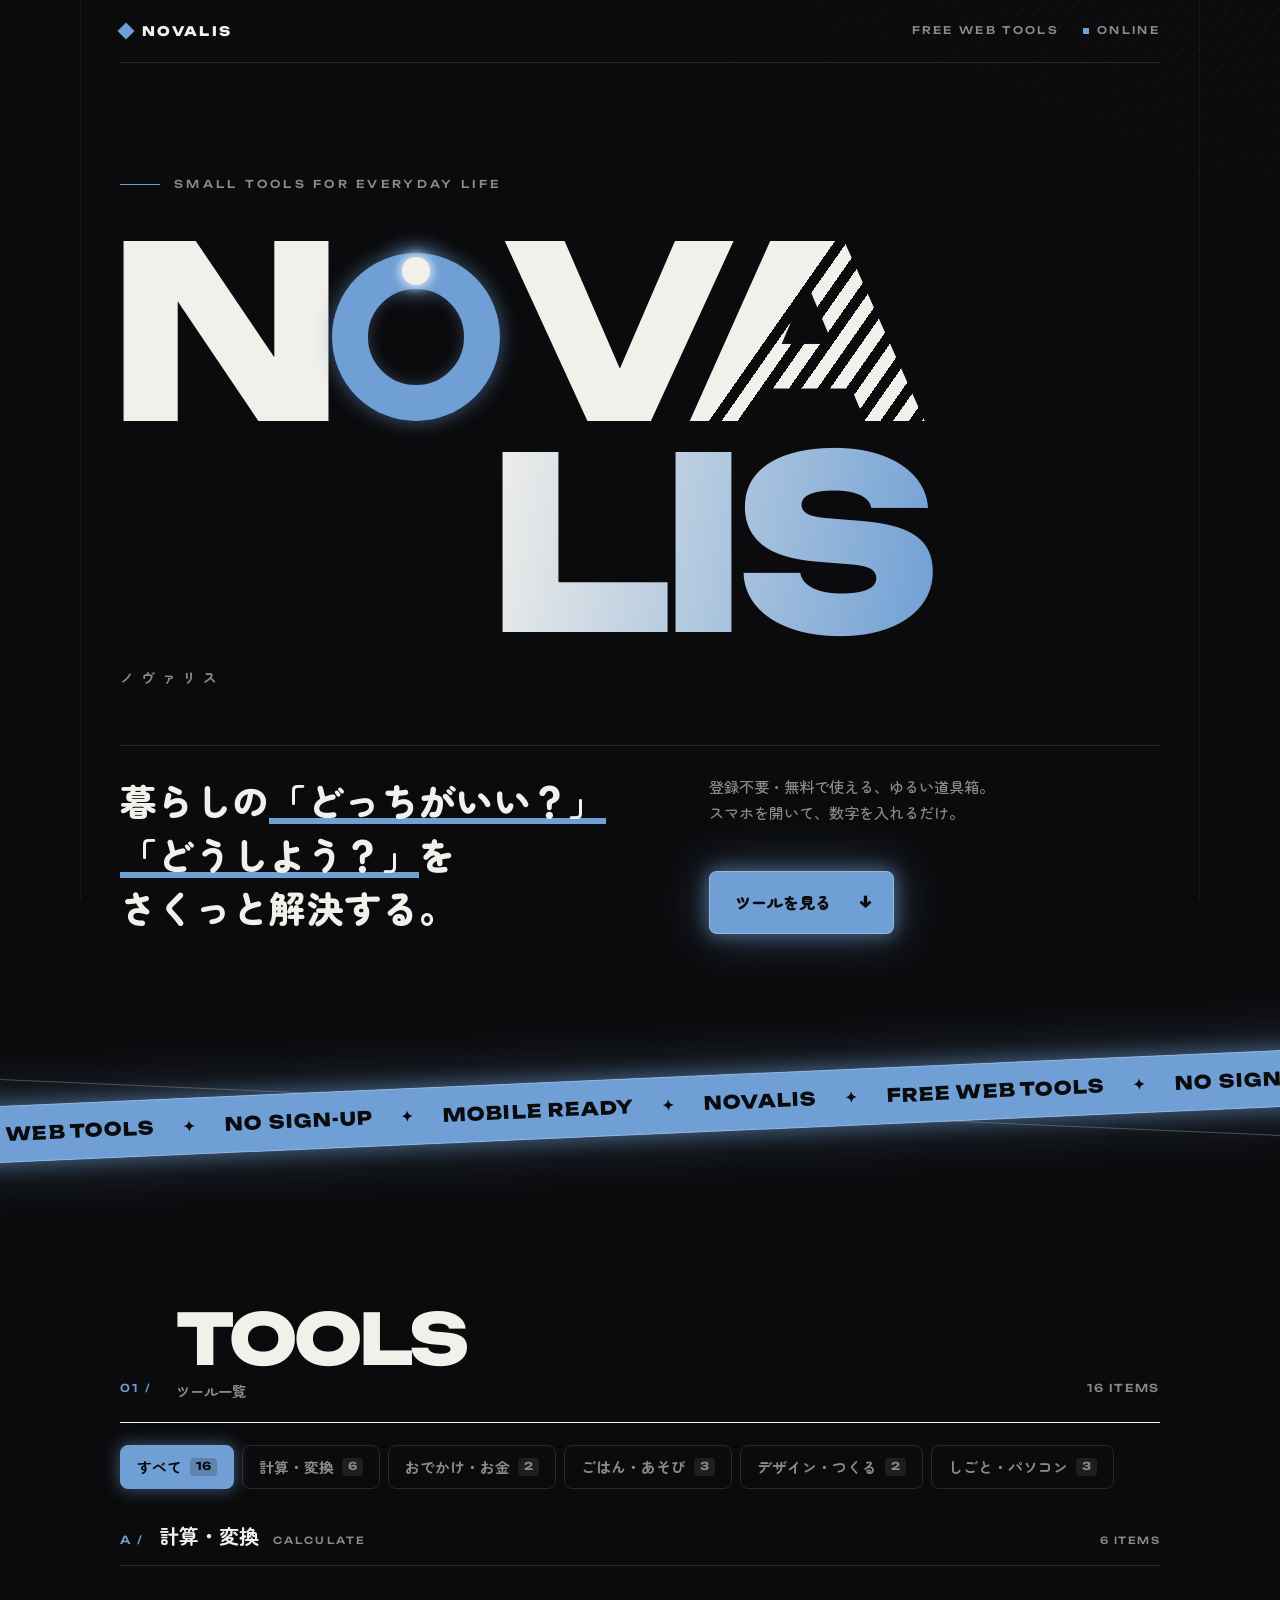
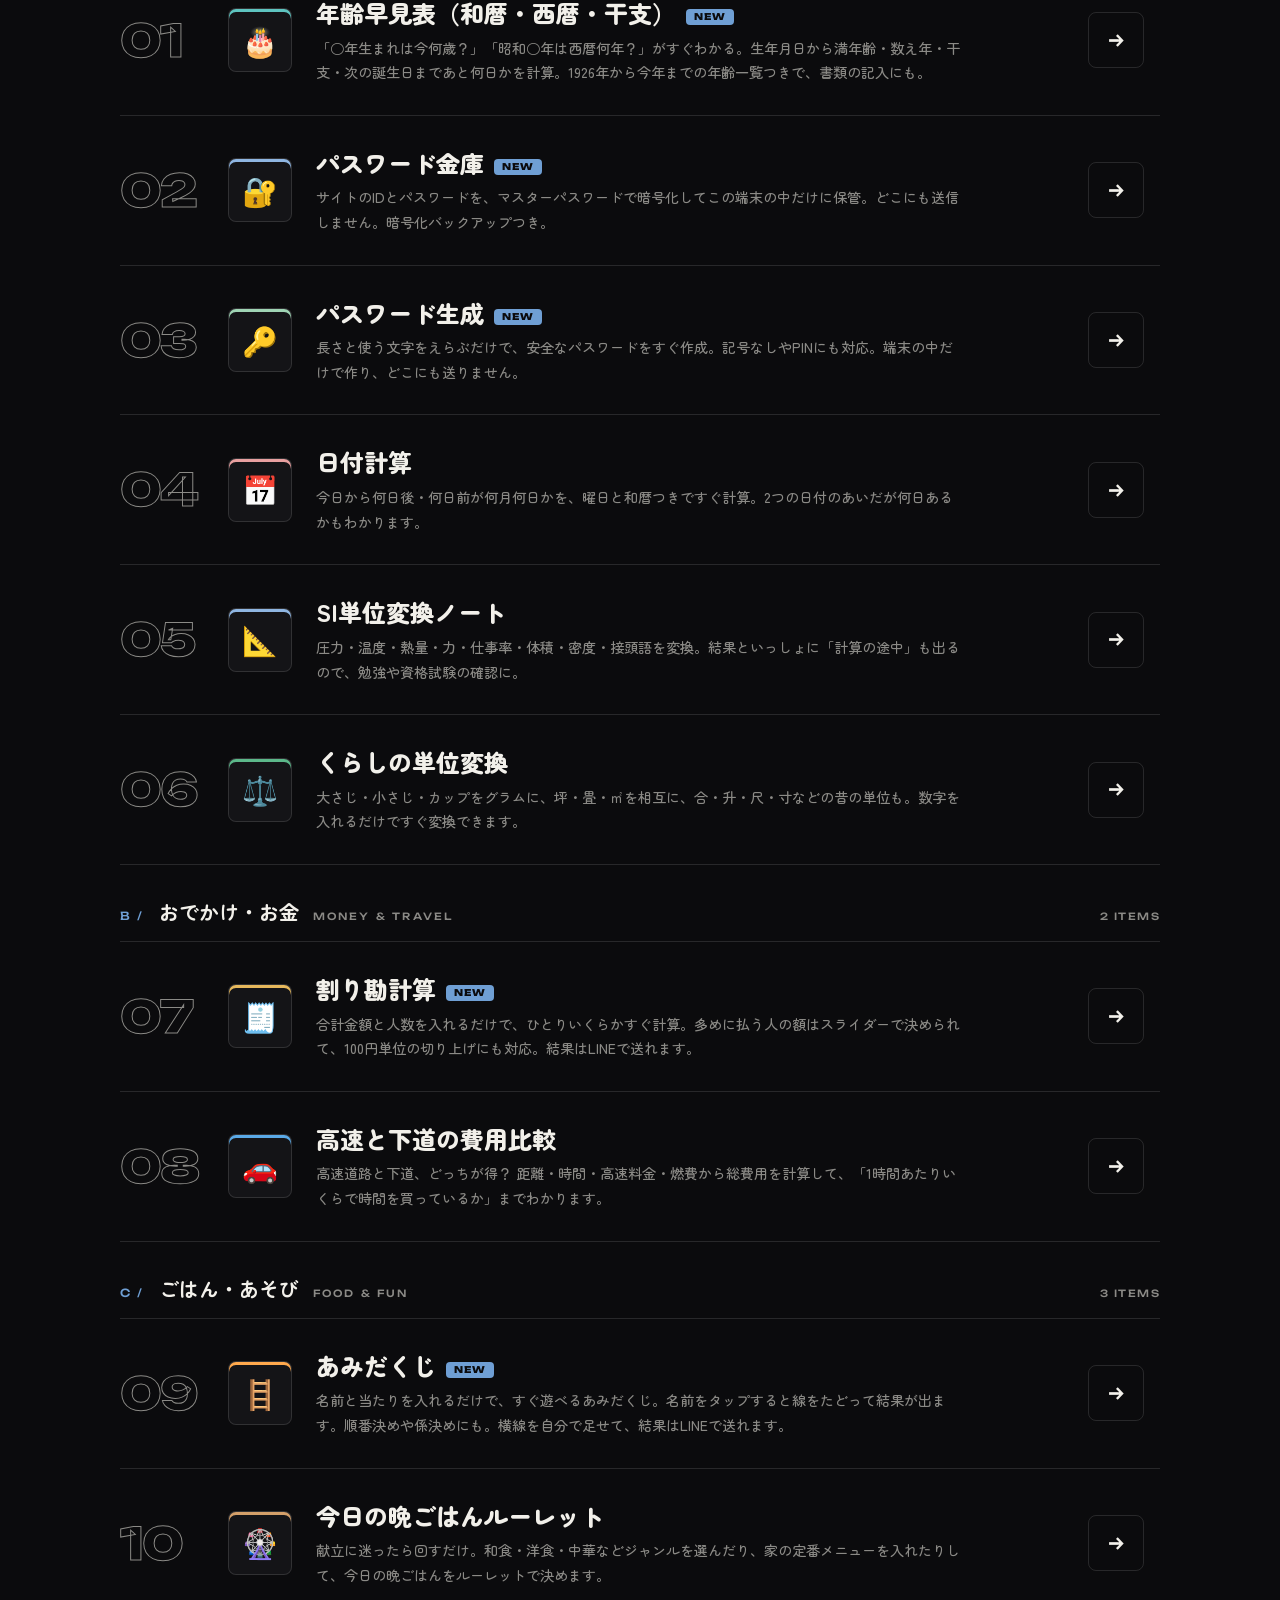
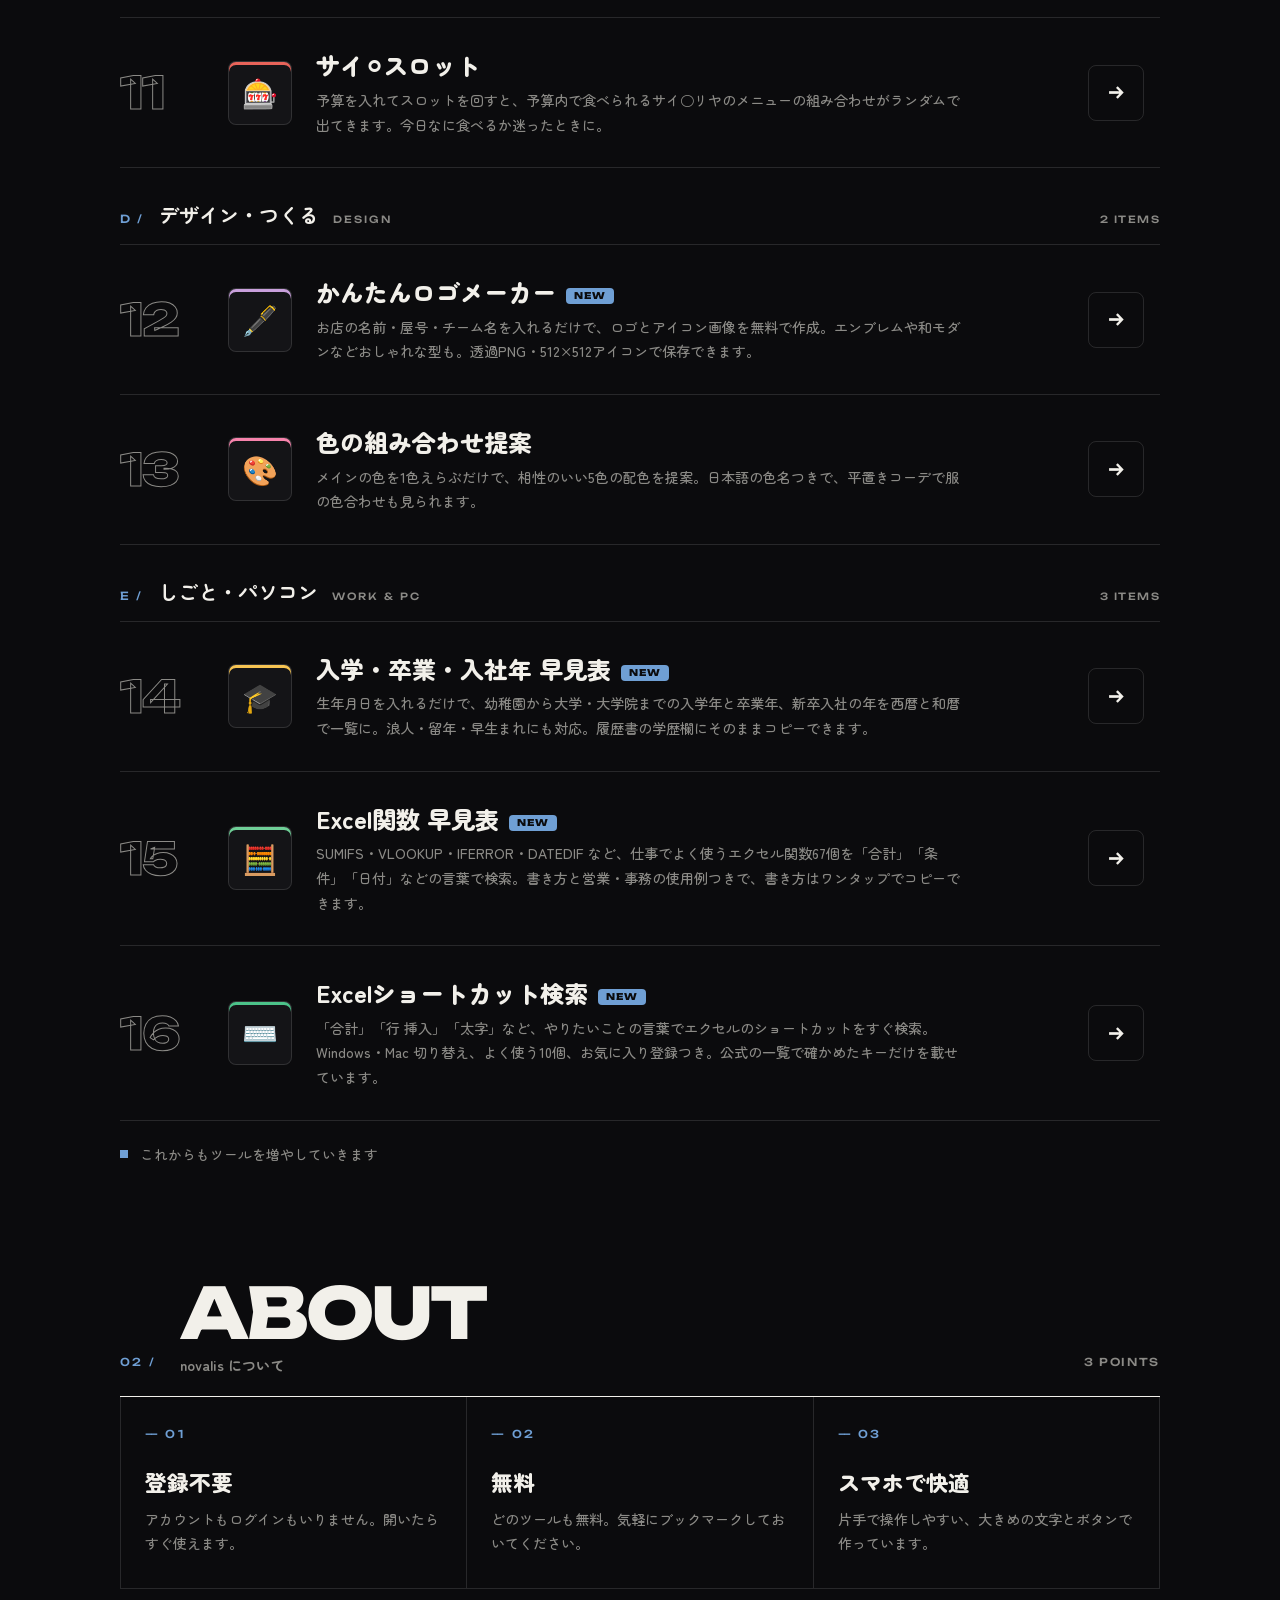
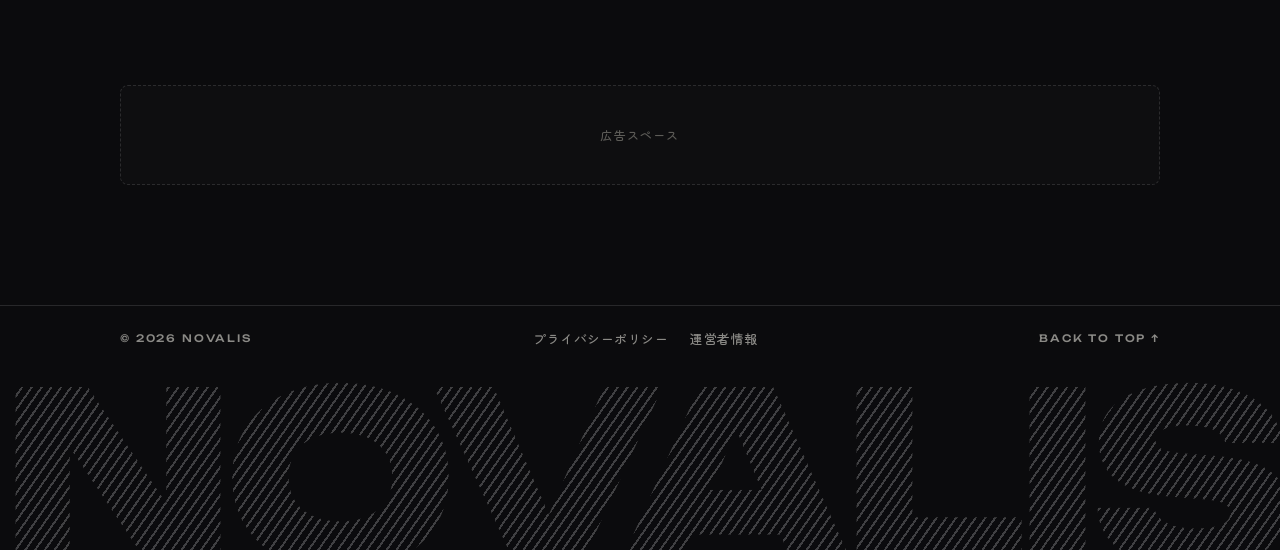
<file: index.html>
<!DOCTYPE html>
<html lang="ja">
<head>
  <meta charset="UTF-8">
  <meta name="viewport" content="width=device-width, initial-scale=1">
  <title>novalis｜暮らしの「どっちがいい？」を解決する無料Webツール集</title>
  <meta name="description" content="高速と下道の料金比較、予算内のランチメニュー決めスロットなど、暮らしのちょっとした「どっちがいい？」「どうしよう？」をさくっと解決する無料Webツール集。登録不要、スマホでもすぐ使えます。">
  <link rel="canonical" href="https://novalis-lab.github.io/">
  <meta name="theme-color" content="#0b0b0d">
  <!-- LINEやXでシェアしたときの表示 -->
  <meta property="og:type" content="website">
  <meta property="og:site_name" content="novalis">
  <meta property="og:locale" content="ja_JP">
  <meta property="og:url" content="https://novalis-lab.github.io/">
  <meta property="og:title" content="novalis｜暮らしの「どっちがいい？」を解決する無料Webツール集">
  <meta property="og:description" content="高速と下道の料金比較、予算内のメニュー決めスロットなど、登録不要ですぐ使える無料Webツール集。">
  <meta property="og:image" content="https://novalis-lab.github.io/ogp.png?v=20261113">
  <meta property="og:image:width" content="1200">
  <meta property="og:image:height" content="630">
  <meta property="og:image:alt" content="novalis - 暮らしの「どっちがいい？」をさくっと解決する無料Webツール集">
  <meta name="twitter:card" content="summary_large_image">
  <!-- 検索エンジン向けのサイト情報 -->
  <script type="application/ld+json">
  {
    "@context": "https://schema.org",
    "@type": "WebSite",
    "name": "novalis",
    "alternateName": "ノヴァリス",
    "url": "https://novalis-lab.github.io/",
    "description": "暮らしのちょっとした「どっちがいい？」「どうしよう？」をさくっと解決する無料Webツール集。",
    "inLanguage": "ja"
  }
  </script>
  <!-- サイトのアイコン（ブラウザのタブ・スマホのホーム画面） -->
  <link rel="icon" href="/icon.svg" type="image/svg+xml">
  <link rel="icon" href="/favicon-32.png" sizes="32x32" type="image/png">
  <link rel="icon" href="/icon-192.png" sizes="192x192" type="image/png">
  <link rel="apple-touch-icon" href="/apple-touch-icon.png">
  <link rel="manifest" href="/site.webmanifest">
  <!-- フォント（Google Fonts・無料） -->
  <link rel="preconnect" href="https://fonts.googleapis.com">
  <link rel="preconnect" href="https://fonts.gstatic.com" crossorigin>
  <!-- 全ページ共通（日本語フォント Zen Maru Gothic・角の丸み） -->
  <link rel="stylesheet" href="/common.css?v=20261113d">
  <link rel="stylesheet" href="style.css?v=20261113i">
</head>
<body>
  <!-- 背景の飾り（縦のガイド線と斜めのライン） -->
  <div class="bg" aria-hidden="true">
    <span class="bg-cols"></span>
    <span class="bg-slash"></span>
  </div>

  <div class="inner">
    <div class="topbar">
      <a class="logo" href="/"><span class="logo-mark" aria-hidden="true"></span>NOVALIS</a>
      <div class="topbar-meta">
        <span class="hide-sp">FREE WEB TOOLS</span>
        <span class="live">ONLINE</span>
      </div>
    </div>

    <header class="hero">
      <p class="hero-kicker">SMALL TOOLS FOR EVERYDAY LIFE</p>
      <h1 class="hero-title">
        <span class="hero-en" aria-hidden="true">
          <span class="line line-1"><span>N<i class="o"></i><span class="va">VA</span></span></span>
          <span class="line line-2"><span class="outline">LIS</span></span>
        </span>
        <span class="hero-ja-name">ノヴァリス</span>
      </h1>
      <div class="hero-grid">
        <p class="hero-copy reveal">暮らしの<em>「どっちがいい？」</em><br><em>「どうしよう？」</em>を<br>さくっと解決する。</p>
        <div class="hero-side reveal">
          <p class="hero-lead">登録不要・無料で使える、ゆるい道具箱。<br>スマホを開いて、数字を入れるだけ。</p>
          <a class="hero-cta" href="#tools">ツールを見る<span class="arrow" aria-hidden="true">↓</span></a>
        </div>
      </div>
    </header>
  </div>

  <!-- 斜めに流れる帯（飾り） -->
  <div class="ticker-wrap" aria-hidden="true">
    <div class="ticker">
      <div class="ticker-track">
        <span>FREE WEB TOOLS</span><span>NO SIGN-UP</span><span>MOBILE READY</span><span>NOVALIS</span>
        <span>FREE WEB TOOLS</span><span>NO SIGN-UP</span><span>MOBILE READY</span><span>NOVALIS</span>
        <span>FREE WEB TOOLS</span><span>NO SIGN-UP</span><span>MOBILE READY</span><span>NOVALIS</span>
        <span>FREE WEB TOOLS</span><span>NO SIGN-UP</span><span>MOBILE READY</span><span>NOVALIS</span>
      </div>
    </div>
  </div>

  <main class="inner">
    <section class="section" id="tools" aria-labelledby="tools-heading">
      <div class="section-head reveal">
        <span class="section-no" aria-hidden="true">01 /</span>
        <h2 id="tools-heading" class="section-title">
          <span class="section-en" aria-hidden="true">TOOLS</span>
          ツール一覧
        </h2>
        <span id="tool-count" class="count"></span>
      </div>

      <!-- ツールのカードは tools.js の内容から自動で作られます -->
      <!-- 区分の切り替えボタン（tools.js の CATEGORIES から自動で作られます） -->
      <div id="tool-filter" class="tool-filter" aria-label="ツールの区分"></div>
      <!-- 区分ごとの見出しとカード（tools.js の内容から自動で作られます） -->
      <div id="tool-groups" class="tool-groups"></div>

      <!-- JavaScriptが動かないときのための予備のリンク -->
      <noscript>
        <ul class="tool-list">
          <li><a class="tool-card" href="https://novalis-lab.github.io/age-chart/">年齢早見表（和暦・西暦・干支）</a></li>
          <li><a class="tool-card" href="https://novalis-lab.github.io/school-years/">入学・卒業・入社年 早見表</a></li>
          <li><a class="tool-card" href="https://novalis-lab.github.io/amidakuji/">あみだくじ</a></li>
          <li><a class="tool-card" href="https://novalis-lab.github.io/excel-functions/">Excel関数 早見表</a></li>
          <li><a class="tool-card" href="https://novalis-lab.github.io/excel-shortcuts/">Excelショートカット検索</a></li>
          <li><a class="tool-card" href="https://novalis-lab.github.io/logo-maker/">かんたんロゴメーカー</a></li>
          <li><a class="tool-card" href="https://novalis-lab.github.io/warikan/">割り勘計算</a></li>
          <li><a class="tool-card" href="https://novalis-lab.github.io/password-vault/">パスワード金庫</a></li>
          <li><a class="tool-card" href="https://novalis-lab.github.io/password-generator/">パスワード生成</a></li>
          <li><a class="tool-card" href="https://novalis-lab.github.io/color-palette/">色の組み合わせ提案</a></li>
          <li><a class="tool-card" href="https://novalis-lab.github.io/dinner-roulette/">今日の晩ごはんルーレット</a></li>
          <li><a class="tool-card" href="https://novalis-lab.github.io/date-calc/">日付計算</a></li>
          <li><a class="tool-card" href="https://novalis-lab.github.io/si-converter/">SI単位変換ノート</a></li>
          <li><a class="tool-card" href="https://novalis-lab.github.io/unit-converter/">くらしの単位変換</a></li>
          <li><a class="tool-card" href="https://novalis-lab.github.io/highway-cost/">高速と下道の費用比較</a></li>
          <li><a class="tool-card" href="https://novalis-lab.github.io/sai-slot/">サイ⚪︎スロット</a></li>
        </ul>
      </noscript>

      <p class="coming-soon"><span class="pulse" aria-hidden="true"></span>これからもツールを増やしていきます</p>
    </section>

    <section class="section" aria-labelledby="about-heading">
      <div class="section-head reveal">
        <span class="section-no" aria-hidden="true">02 /</span>
        <h2 id="about-heading" class="section-title">
          <span class="section-en" aria-hidden="true">ABOUT</span>
          novalis について
        </h2>
        <span class="count" aria-hidden="true">3 POINTS</span>
      </div>
      <ul class="features">
        <li class="reveal"><span class="feature-no">— 01</span><span class="feature-title">登録不要</span><span class="feature-text">アカウントもログインもいりません。開いたらすぐ使えます。</span></li>
        <li class="reveal"><span class="feature-no">— 02</span><span class="feature-title">無料</span><span class="feature-text">どのツールも無料。気軽にブックマークしておいてください。</span></li>
        <li class="reveal"><span class="feature-no">— 03</span><span class="feature-title">スマホで快適</span><span class="feature-text">片手で操作しやすい、大きめの文字とボタンで作っています。</span></li>
      </ul>
    </section>

    <!-- 広告スペース：将来ここに広告のコードを貼り付けます -->
    <aside class="ad-slot" aria-label="広告">
      <!-- 例：Google AdSense のコードをこの中に貼る -->
      <span class="ad-placeholder">広告スペース</span>
    </aside>
  </main>

  <footer class="site-footer">
    <div class="inner footer-row">
      <p>© <span id="year"></span> NOVALIS</p>
      <ul class="footer-links">
        <li><a href="/privacy/">プライバシーポリシー</a></li>
        <li><a href="/about/">運営者情報</a></li>
      </ul>
      <a href="#top" onclick="window.scrollTo({top:0});return false;">BACK TO TOP ↑</a>
    </div>
    <p class="footer-logo" aria-hidden="true">NOVALIS</p>
  </footer>

  <!-- ツールの一覧を先に読み込み、そのあとカードを作るプログラムを読み込みます -->
  <script src="tools.js?v=20261113n"></script>
  <script src="main.js?v=20261113l"></script>
</body>
</html>
</file>
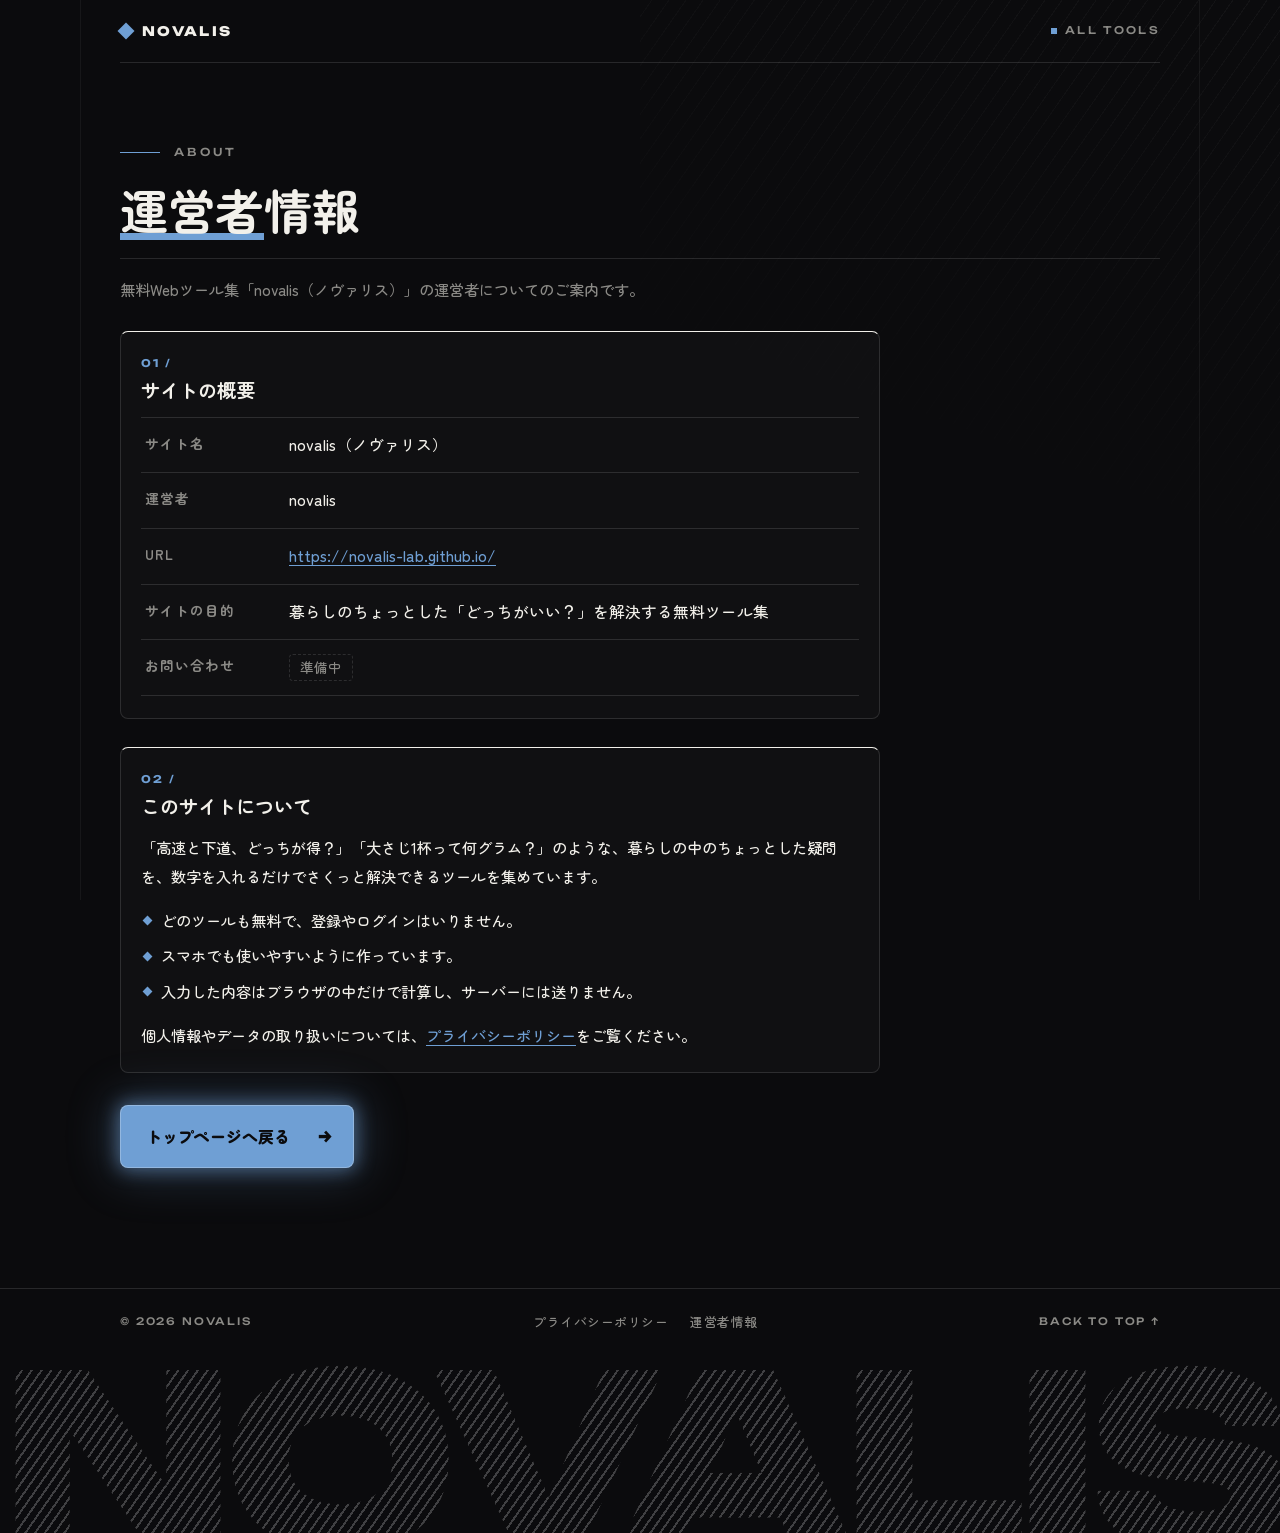
<file: about/index.html>
<!DOCTYPE html>
<html lang="ja">
<head>
  <meta charset="UTF-8">
  <meta name="viewport" content="width=device-width, initial-scale=1">
  <title>運営者情報｜novalis</title>
  <meta name="description" content="無料Webツール集 novalis（ノヴァリス）の運営者情報です。">
  <link rel="canonical" href="https://novalis-lab.github.io/about/">
  <meta name="theme-color" content="#0b0b0d">
  <meta property="og:type" content="article">
  <meta property="og:site_name" content="novalis">
  <meta property="og:locale" content="ja_JP">
  <meta property="og:url" content="https://novalis-lab.github.io/about/">
  <meta property="og:title" content="運営者情報｜novalis">
  <meta property="og:image" content="https://novalis-lab.github.io/ogp.png?v=20261113">
  <!-- サイトのアイコン -->
  <link rel="icon" href="/icon.svg" type="image/svg+xml">
  <link rel="icon" href="/favicon-32.png" sizes="32x32" type="image/png">
  <link rel="icon" href="/icon-192.png" sizes="192x192" type="image/png">
  <link rel="apple-touch-icon" href="/apple-touch-icon.png">
  <!-- 全ページ共通（フォント・角の丸み）とトップページのデザイン -->
  <link rel="preconnect" href="https://fonts.googleapis.com">
  <link rel="preconnect" href="https://fonts.gstatic.com" crossorigin>
  <link rel="stylesheet" href="/common.css?v=20261113d">
  <link rel="stylesheet" href="/style.css?v=20261113f">
</head>
<body>
  <!-- 背景の飾り（縦のガイド線と斜めのライン） -->
  <div class="bg" aria-hidden="true">
    <span class="bg-cols"></span>
    <span class="bg-slash"></span>
  </div>

  <div class="inner">
    <div class="topbar">
      <a class="logo" href="/"><span class="logo-mark" aria-hidden="true"></span>NOVALIS</a>
      <div class="topbar-meta"><a class="live" href="/" style="text-decoration:none;color:inherit">ALL TOOLS</a></div>
    </div>

    <header class="page">
      <p class="page-kicker">ABOUT</p>
      <h1 class="page-title"><span class="u-line">運営者</span>情報</h1>
      <p class="page-lead">無料Webツール集「novalis（ノヴァリス）」の運営者についてのご案内です。</p>
    </header>

    <main class="doc">
      <section>
        <h2>サイトの概要</h2>
        <dl class="info">
          <div><dt>サイト名</dt><dd>novalis（ノヴァリス）</dd></div>
          <div><dt>運営者</dt><dd>novalis</dd></div>
          <div><dt>URL</dt><dd><a href="https://novalis-lab.github.io/">https://novalis-lab.github.io/</a></dd></div>
          <div><dt>サイトの目的</dt><dd>暮らしのちょっとした「どっちがいい？」を解決する無料ツール集</dd></div>
          <div><dt>お問い合わせ</dt><dd><span class="pending">準備中</span></dd></div>
        </dl>
      </section>

      <section>
        <h2>このサイトについて</h2>
        <p>「高速と下道、どっちが得？」「大さじ1杯って何グラム？」のような、暮らしの中のちょっとした疑問を、数字を入れるだけでさくっと解決できるツールを集めています。</p>
        <ul>
          <li>どのツールも無料で、登録やログインはいりません。</li>
          <li>スマホでも使いやすいように作っています。</li>
          <li>入力した内容はブラウザの中だけで計算し、サーバーには送りません。</li>
        </ul>
        <p>個人情報やデータの取り扱いについては、<a href="/privacy/">プライバシーポリシー</a>をご覧ください。</p>
      </section>

      <div class="back-row">
        <a class="hero-cta" href="/">トップページへ戻る<span class="arrow" aria-hidden="true">→</span></a>
      </div>
    </main>
  </div>

  <footer class="site-footer">
    <div class="inner footer-row">
      <p>© <span id="year">2026</span> NOVALIS</p>
      <ul class="footer-links">
        <li><a href="/privacy/">プライバシーポリシー</a></li>
        <li><a href="/about/" aria-current="page">運営者情報</a></li>
      </ul>
      <a href="#top" onclick="window.scrollTo({top:0});return false;">BACK TO TOP ↑</a>
    </div>
    <p class="footer-logo" aria-hidden="true">NOVALIS</p>
  </footer>
  <script>document.getElementById("year").textContent = new Date().getFullYear();</script>
</body>
</html>
</file>
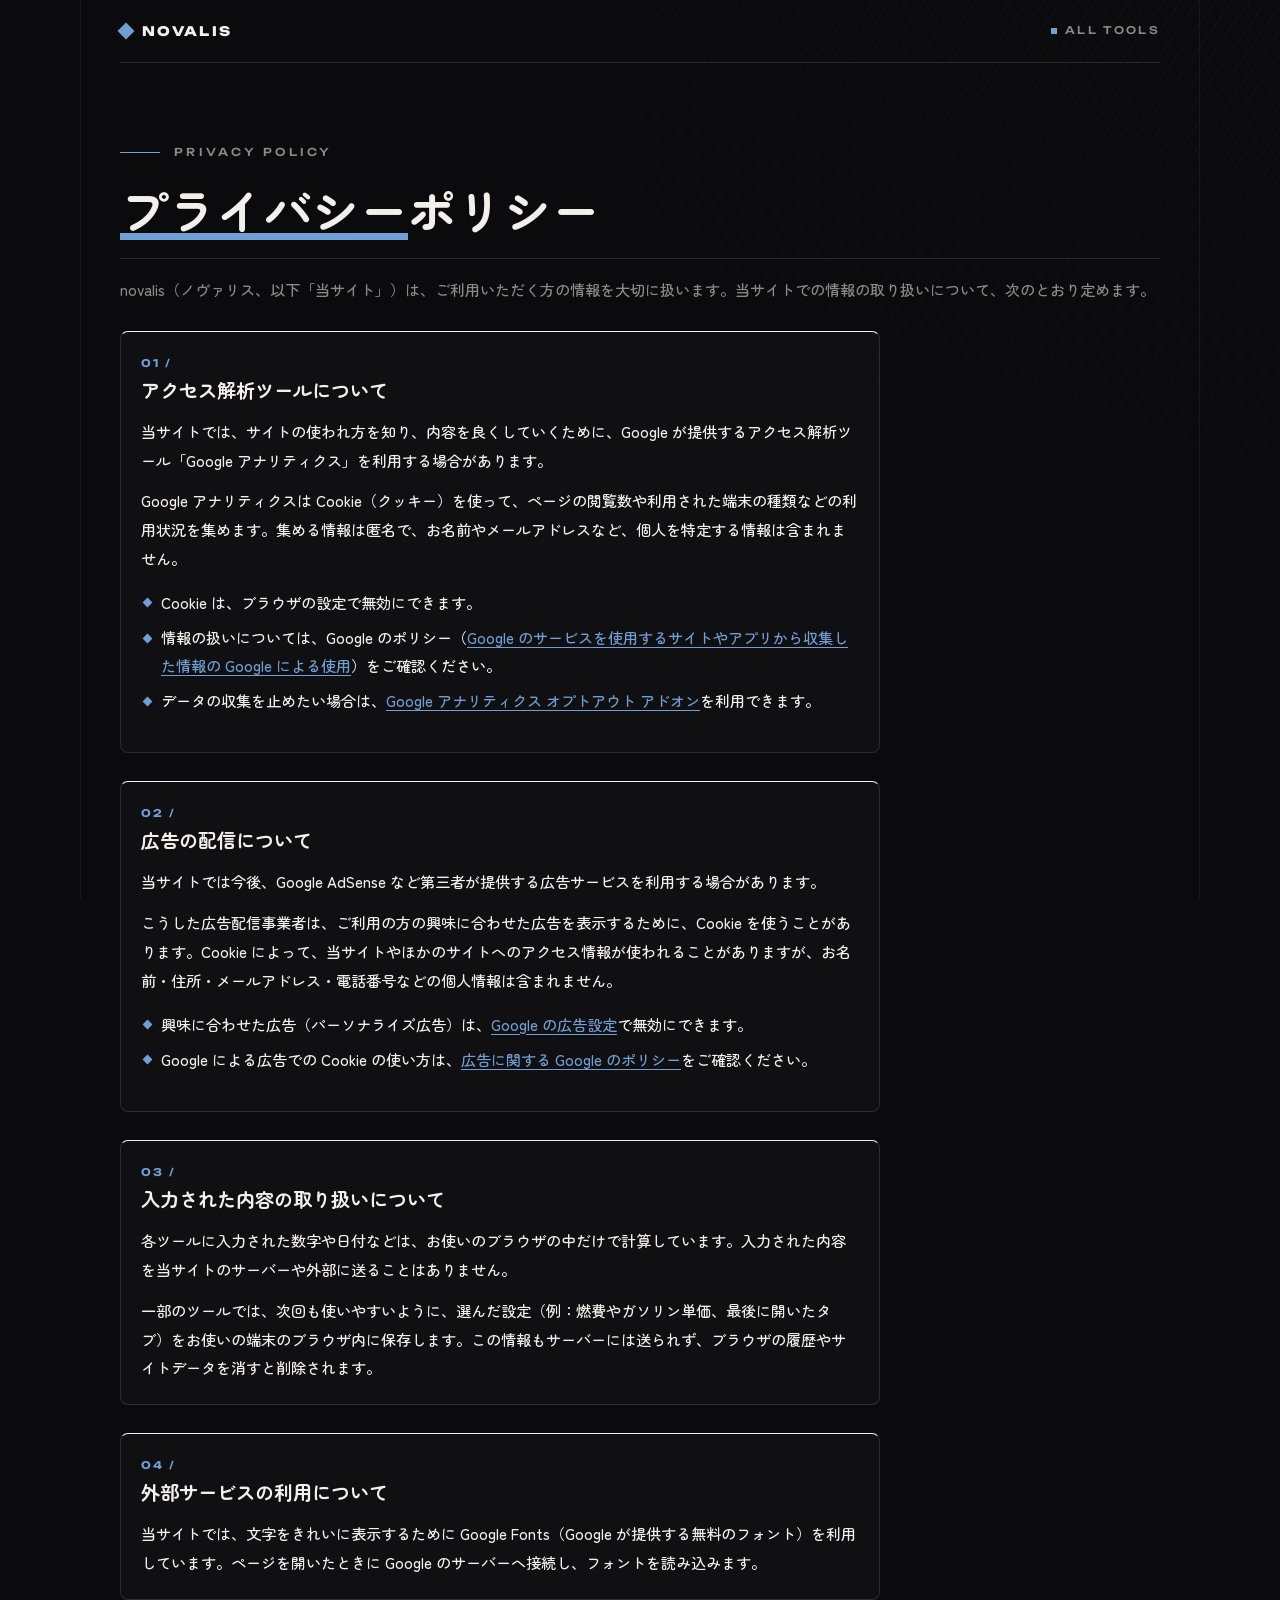
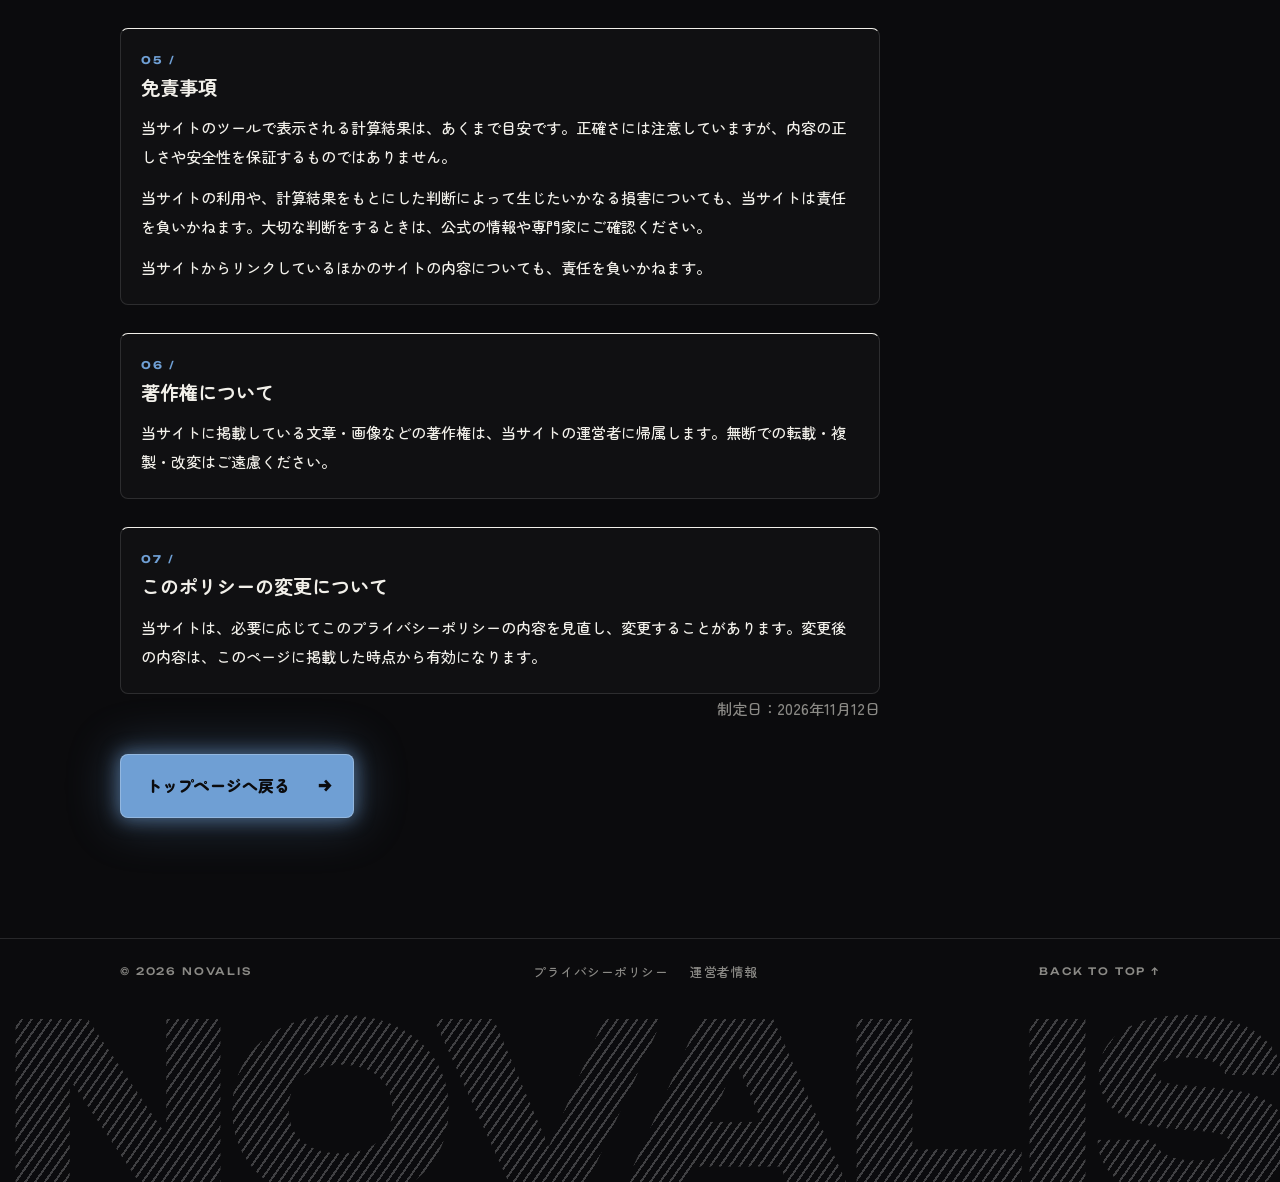
<file: privacy/index.html>
<!DOCTYPE html>
<html lang="ja">
<head>
  <meta charset="UTF-8">
  <meta name="viewport" content="width=device-width, initial-scale=1">
  <title>プライバシーポリシー｜novalis</title>
  <meta name="description" content="novalis（ノヴァリス）のプライバシーポリシーです。アクセス解析・広告・入力データの扱い・免責事項・著作権について説明しています。">
  <link rel="canonical" href="https://novalis-lab.github.io/privacy/">
  <meta name="theme-color" content="#0b0b0d">
  <meta property="og:type" content="article">
  <meta property="og:site_name" content="novalis">
  <meta property="og:locale" content="ja_JP">
  <meta property="og:url" content="https://novalis-lab.github.io/privacy/">
  <meta property="og:title" content="プライバシーポリシー｜novalis">
  <meta property="og:image" content="https://novalis-lab.github.io/ogp.png?v=20261113">
  <!-- サイトのアイコン -->
  <link rel="icon" href="/icon.svg" type="image/svg+xml">
  <link rel="icon" href="/favicon-32.png" sizes="32x32" type="image/png">
  <link rel="icon" href="/icon-192.png" sizes="192x192" type="image/png">
  <link rel="apple-touch-icon" href="/apple-touch-icon.png">
  <!-- 全ページ共通（フォント・角の丸み）とトップページのデザイン -->
  <link rel="preconnect" href="https://fonts.googleapis.com">
  <link rel="preconnect" href="https://fonts.gstatic.com" crossorigin>
  <link rel="stylesheet" href="/common.css?v=20261113d">
  <link rel="stylesheet" href="/style.css?v=20261113f">
</head>
<body>
  <!-- 背景の飾り（縦のガイド線と斜めのライン） -->
  <div class="bg" aria-hidden="true">
    <span class="bg-cols"></span>
    <span class="bg-slash"></span>
  </div>

  <div class="inner">
    <div class="topbar">
      <a class="logo" href="/"><span class="logo-mark" aria-hidden="true"></span>NOVALIS</a>
      <div class="topbar-meta"><a class="live" href="/" style="text-decoration:none;color:inherit">ALL TOOLS</a></div>
    </div>

    <header class="page">
      <p class="page-kicker">PRIVACY POLICY</p>
      <h1 class="page-title"><span class="u-line">プライバシー</span>ポリシー</h1>
      <p class="page-lead">novalis（ノヴァリス、以下「当サイト」）は、ご利用いただく方の情報を大切に扱います。当サイトでの情報の取り扱いについて、次のとおり定めます。</p>
    </header>

    <main class="doc">
      <section>
        <h2>アクセス解析ツールについて</h2>
        <p>当サイトでは、サイトの使われ方を知り、内容を良くしていくために、Google が提供するアクセス解析ツール「Google アナリティクス」を利用する場合があります。</p>
        <p>Google アナリティクスは Cookie（クッキー）を使って、ページの閲覧数や利用された端末の種類などの利用状況を集めます。集める情報は匿名で、お名前やメールアドレスなど、個人を特定する情報は含まれません。</p>
        <ul>
          <li>Cookie は、ブラウザの設定で無効にできます。</li>
          <li>情報の扱いについては、Google のポリシー（<a href="https://policies.google.com/technologies/partner-sites?hl=ja" target="_blank" rel="noopener noreferrer">Google のサービスを使用するサイトやアプリから収集した情報の Google による使用</a>）をご確認ください。</li>
          <li>データの収集を止めたい場合は、<a href="https://tools.google.com/dlpage/gaoptout?hl=ja" target="_blank" rel="noopener noreferrer">Google アナリティクス オプトアウト アドオン</a>を利用できます。</li>
        </ul>
      </section>

      <section>
        <h2>広告の配信について</h2>
        <p>当サイトでは今後、Google AdSense など第三者が提供する広告サービスを利用する場合があります。</p>
        <p>こうした広告配信事業者は、ご利用の方の興味に合わせた広告を表示するために、Cookie を使うことがあります。Cookie によって、当サイトやほかのサイトへのアクセス情報が使われることがありますが、お名前・住所・メールアドレス・電話番号などの個人情報は含まれません。</p>
        <ul>
          <li>興味に合わせた広告（パーソナライズ広告）は、<a href="https://adssettings.google.com/?hl=ja" target="_blank" rel="noopener noreferrer">Google の広告設定</a>で無効にできます。</li>
          <li>Google による広告での Cookie の使い方は、<a href="https://policies.google.com/technologies/ads?hl=ja" target="_blank" rel="noopener noreferrer">広告に関する Google のポリシー</a>をご確認ください。</li>
        </ul>
      </section>

      <section>
        <h2>入力された内容の取り扱いについて</h2>
        <p>各ツールに入力された数字や日付などは、お使いのブラウザの中だけで計算しています。入力された内容を当サイトのサーバーや外部に送ることはありません。</p>
        <p>一部のツールでは、次回も使いやすいように、選んだ設定（例：燃費やガソリン単価、最後に開いたタブ）をお使いの端末のブラウザ内に保存します。この情報もサーバーには送られず、ブラウザの履歴やサイトデータを消すと削除されます。</p>
      </section>

      <section>
        <h2>外部サービスの利用について</h2>
        <p>当サイトでは、文字をきれいに表示するために Google Fonts（Google が提供する無料のフォント）を利用しています。ページを開いたときに Google のサーバーへ接続し、フォントを読み込みます。</p>
      </section>

      <section>
        <h2>免責事項</h2>
        <p>当サイトのツールで表示される計算結果は、あくまで目安です。正確さには注意していますが、内容の正しさや安全性を保証するものではありません。</p>
        <p>当サイトの利用や、計算結果をもとにした判断によって生じたいかなる損害についても、当サイトは責任を負いかねます。大切な判断をするときは、公式の情報や専門家にご確認ください。</p>
        <p>当サイトからリンクしているほかのサイトの内容についても、責任を負いかねます。</p>
      </section>

      <section>
        <h2>著作権について</h2>
        <p>当サイトに掲載している文章・画像などの著作権は、当サイトの運営者に帰属します。無断での転載・複製・改変はご遠慮ください。</p>
      </section>

      <section>
        <h2>このポリシーの変更について</h2>
        <p>当サイトは、必要に応じてこのプライバシーポリシーの内容を見直し、変更することがあります。変更後の内容は、このページに掲載した時点から有効になります。</p>
      </section>

      <p class="doc-date">制定日：2026年11月12日</p>

      <div class="back-row">
        <a class="hero-cta" href="/">トップページへ戻る<span class="arrow" aria-hidden="true">→</span></a>
      </div>
    </main>
  </div>

  <footer class="site-footer">
    <div class="inner footer-row">
      <p>© <span id="year">2026</span> NOVALIS</p>
      <ul class="footer-links">
        <li><a href="/privacy/" aria-current="page">プライバシーポリシー</a></li>
        <li><a href="/about/">運営者情報</a></li>
      </ul>
      <a href="#top" onclick="window.scrollTo({top:0});return false;">BACK TO TOP ↑</a>
    </div>
    <p class="footer-logo" aria-hidden="true">NOVALIS</p>
  </footer>
  <script>document.getElementById("year").textContent = new Date().getFullYear();</script>
</body>
</html>
</file>
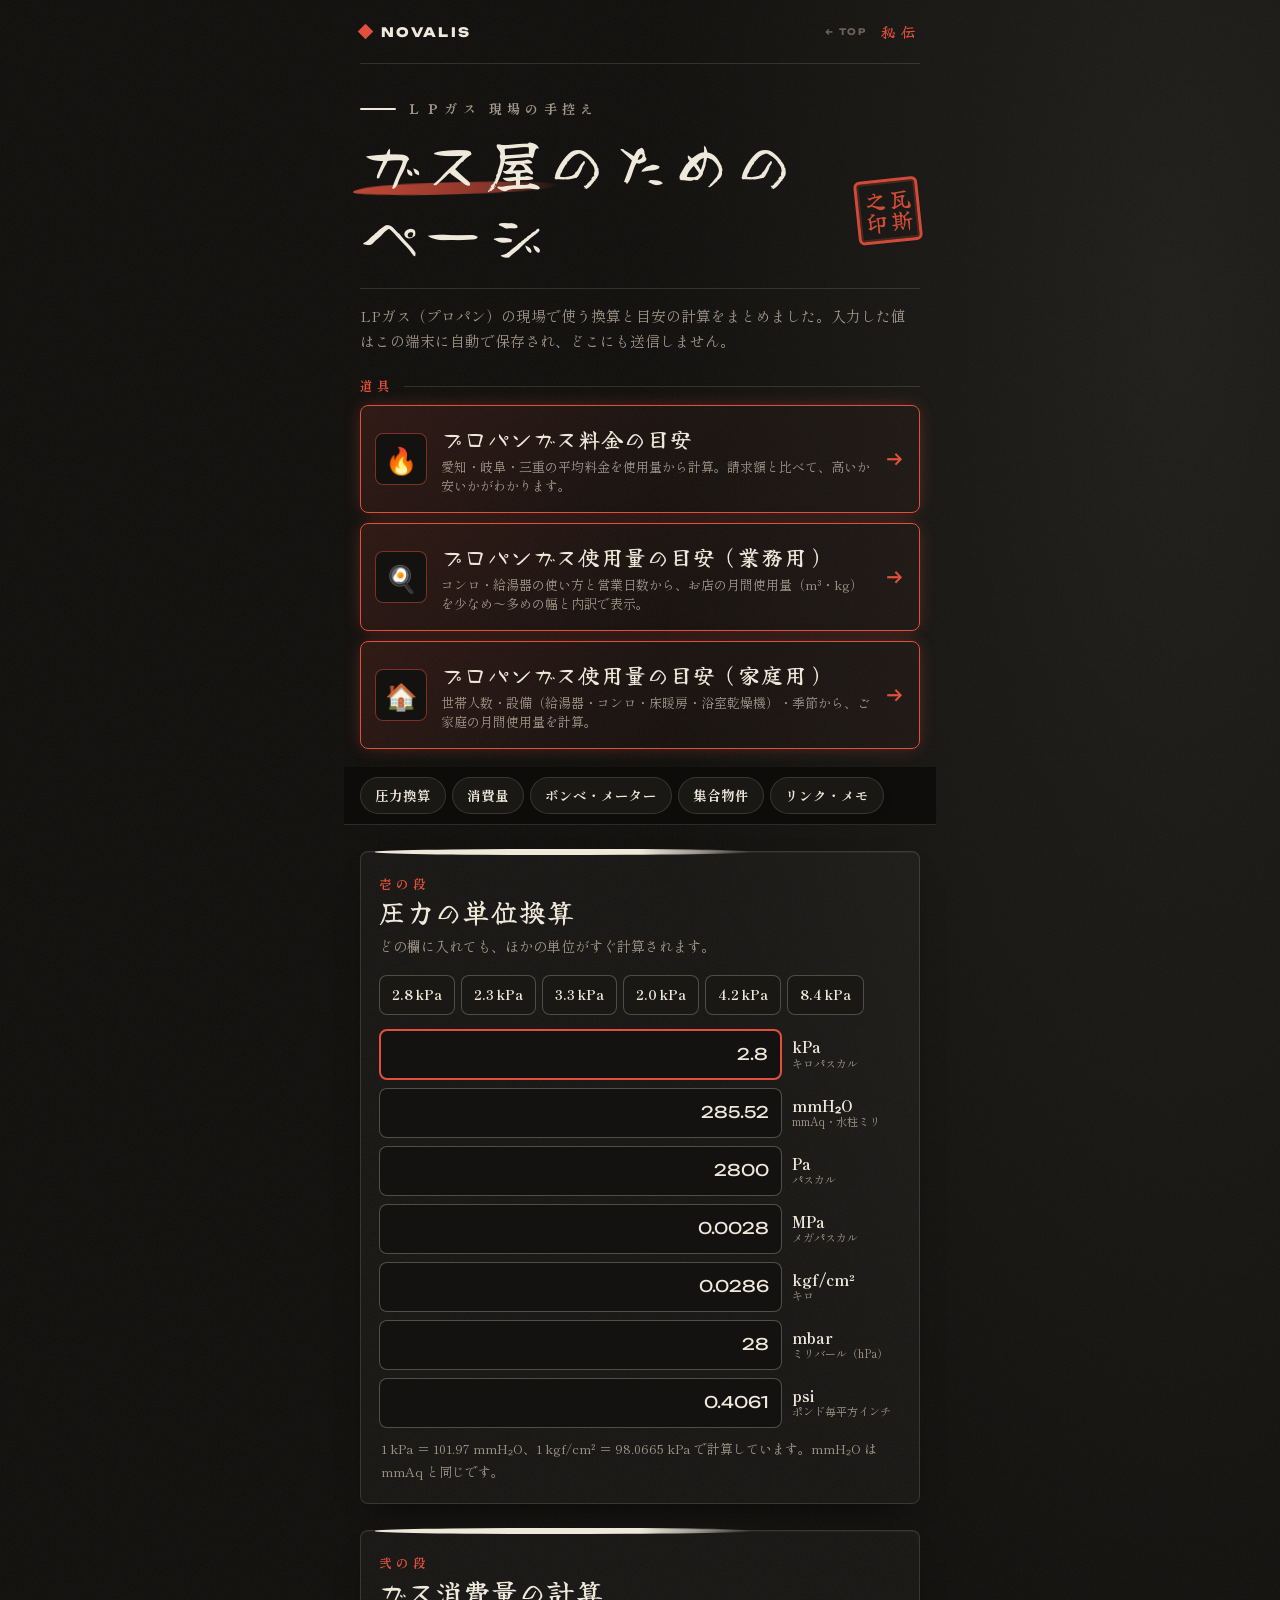
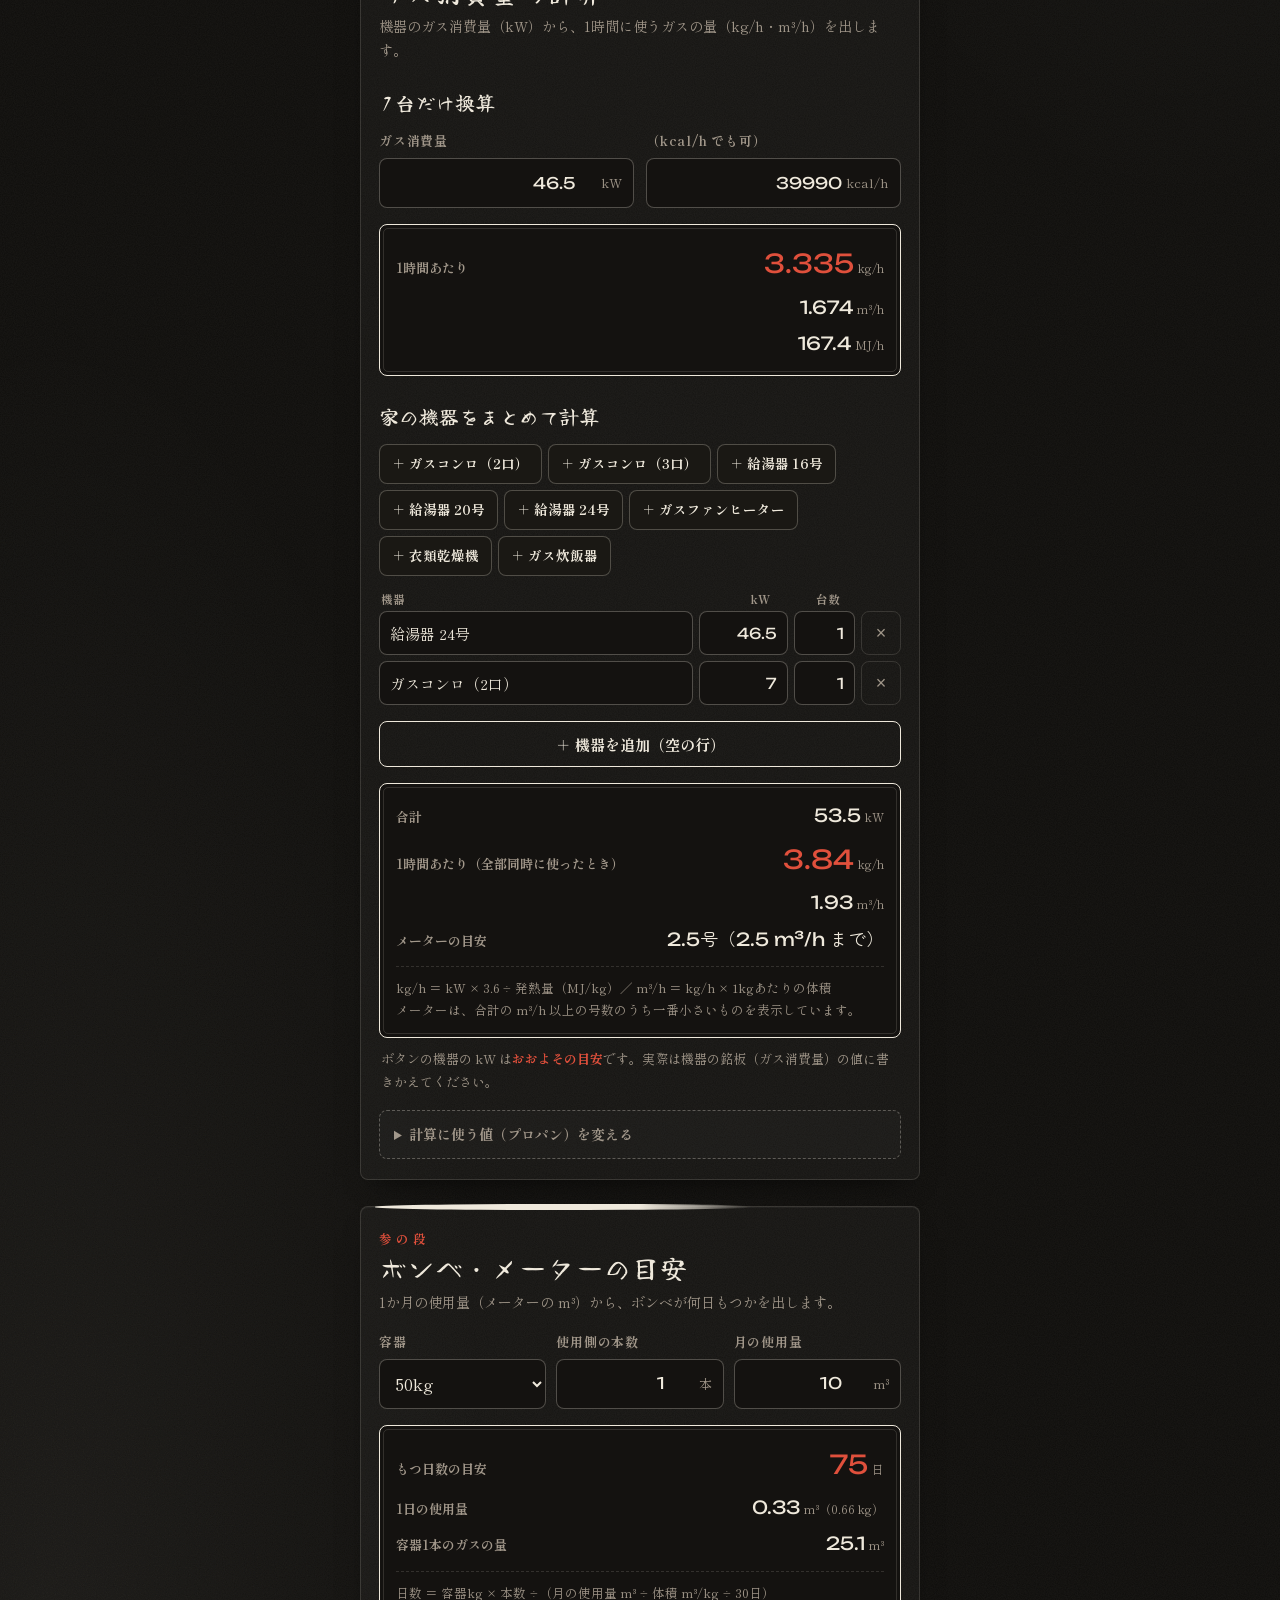
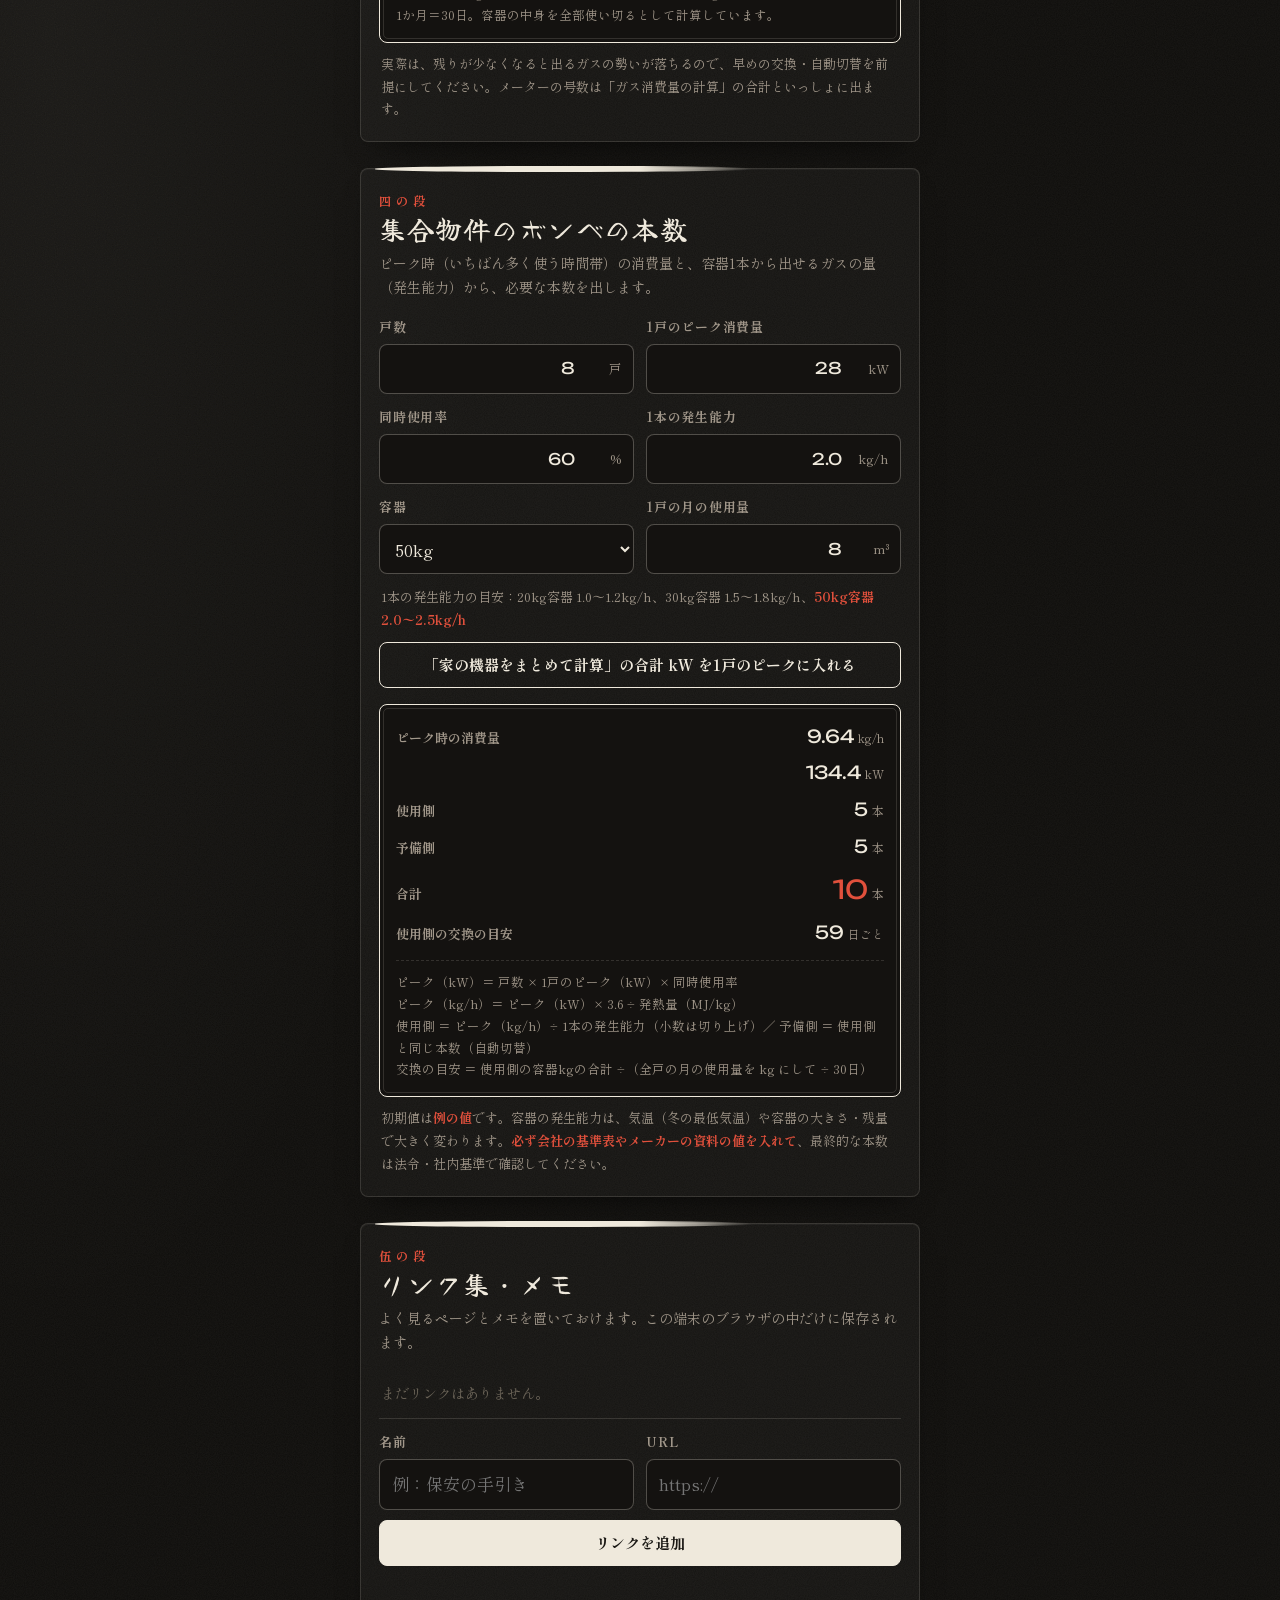
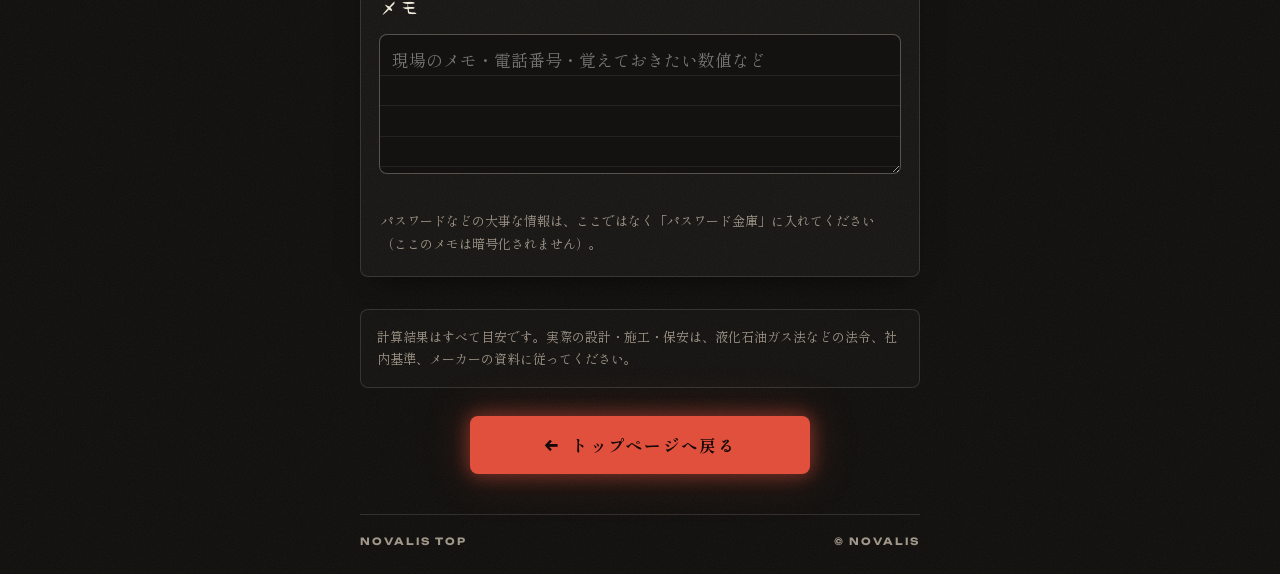
<file: secret/index.html>
<!DOCTYPE html>
<html lang="ja">
<head>
<meta charset="UTF-8">
<meta name="viewport" content="width=device-width, initial-scale=1, viewport-fit=cover">
<!-- 秘密のページ：検索エンジンに出さない・トップページの一覧やサイトマップにも載せない -->
<meta name="robots" content="noindex, nofollow, noarchive">
<meta name="referrer" content="no-referrer">
<title>ガス屋のためのページ｜novalis</title>
<meta name="theme-color" content="#0e0d0b">
<link rel="icon" href="https://novalis-lab.github.io/icon.svg" type="image/svg+xml">
<link rel="icon" href="https://novalis-lab.github.io/favicon-32.png" sizes="32x32" type="image/png">
<link rel="apple-touch-icon" href="https://novalis-lab.github.io/apple-touch-icon.png">
<link rel="stylesheet" href="https://novalis-lab.github.io/common.css?v=20261113d">
<link rel="preconnect" href="https://fonts.googleapis.com">
<link rel="preconnect" href="https://fonts.gstatic.com" crossorigin>
<link rel="stylesheet" href="https://fonts.googleapis.com/css2?family=Shippori+Mincho:wght@400;700&family=Yuji+Boku&display=swap">
<style>
/* ===== 書道風（黒地）：墨色の地に胡粉の白い文字、差し色は朱 ===== */
:root{
  --paper:#0e0d0b; --paper2:#1a1814; --ink:#efe9dc; --sub:#a1978a; --dim:#6b6458;
  --line:rgba(239,233,220,.14); --field:#141210;
  --shu:#e0503c; --shu-rgb:224,80,60; --accent:#e0503c; --accent-rgb:224,80,60;
  --brush:"Yuji Boku","Shippori Mincho",serif;
  --mincho:"Shippori Mincho","Hiragino Mincho ProN","Yu Mincho",serif;
  --flame:var(--shu); --warn:#e6b450;
}
*{box-sizing:border-box}
html{-webkit-text-size-adjust:100%;color-scheme:dark;scroll-behavior:smooth;scroll-padding-top:70px}
body{margin:0;min-height:100vh;color:var(--ink);font-family:var(--mincho);font-size:17px;line-height:1.7;overflow-x:hidden;
  background-color:var(--paper);
  /* 和紙の繊維（細かいざらつき）と、うっすらにじんだ墨のしみ */
  background-image:
    url("data:image/svg+xml,%3Csvg xmlns='http://www.w3.org/2000/svg' width='220' height='220'%3E%3Cfilter id='n'%3E%3CfeTurbulence type='fractalNoise' baseFrequency='.9' numOctaves='3' stitchTiles='stitch'/%3E%3CfeColorMatrix values='0 0 0 0 .95 0 0 0 0 .9 0 0 0 0 .8 0 0 0 .05 0'/%3E%3C/filter%3E%3Crect width='100%25' height='100%25' filter='url(%23n)'/%3E%3C/svg%3E"),
    radial-gradient(60% 40% at 92% 6%,rgba(239,233,220,.07),transparent 70%),
    radial-gradient(50% 35% at 4% 60%,rgba(239,233,220,.05),transparent 70%)}
::selection{background:var(--shu);color:#0e0d0b}
.hidden{display:none !important}
.bg{display:none}
.wrap{max-width:592px;margin:0 auto;padding:0 16px calc(24px + env(safe-area-inset-bottom))}

.topbar{display:flex;align-items:center;justify-content:space-between;gap:12px;padding:18px 0;border-bottom:1px solid var(--line);
  font-family:var(--font-en);font-size:10px;font-weight:700;letter-spacing:.22em}
.logo{display:inline-flex;align-items:center;gap:10px;color:var(--ink);text-decoration:none;font-weight:800;font-size:13px;letter-spacing:.18em}
.logo-mark{width:11px;height:11px;background:var(--shu);transform:rotate(45deg)}
.top-right{display:inline-flex;align-items:center;gap:14px}
.to-top{color:var(--dim);text-decoration:none;font-size:9px;letter-spacing:.2em;font-weight:700;padding:6px 0}
.to-top:hover{color:var(--sub)}
.topbar .secret{font-family:var(--brush);font-size:15px;font-weight:400;letter-spacing:.3em;color:var(--shu)}

header{position:relative}
.kicker{display:flex;align-items:center;gap:12px;margin:34px 0 6px;font-family:var(--mincho);font-size:13px;font-weight:700;letter-spacing:.4em;color:var(--sub)}
.kicker::before{content:"";width:36px;height:2px;background:var(--ink);border-radius:2px}
h1{position:relative;margin:0;padding-right:84px;font-family:var(--brush);font-weight:400;font-size:clamp(40px,12vw,60px);line-height:1.2;letter-spacing:.04em}
h1 .u-line{position:relative;display:inline-block}
/* 筆で一気に引いたような朱の線 */
h1 .u-line::after{content:"";position:absolute;left:-4%;right:-6%;bottom:.02em;height:.2em;z-index:-1;border-radius:40% 60% 50% 50%/60% 40% 60% 40%;
  background:linear-gradient(90deg,rgba(var(--shu-rgb),.85),rgba(var(--shu-rgb),.55) 70%,rgba(var(--shu-rgb),0));
  transform:scaleX(0) rotate(-1.5deg);transform-origin:left;animation:stroke 1s cubic-bezier(.6,0,.2,1) .4s forwards}
@keyframes stroke{to{transform:scaleX(1) rotate(-1.5deg)}}
/* 落款（朱の印） */
.seal{position:absolute;right:0;top:50%;width:64px;height:64px;transform:translateY(-30%) rotate(-6deg);border:3px solid var(--shu);border-radius:6px;
  display:flex;align-items:center;justify-content:center;padding:4px;color:var(--shu);font-family:var(--brush);font-size:22px;line-height:1.15;
  box-shadow:inset 0 0 0 2px rgba(var(--shu-rgb),.25);opacity:.92;writing-mode:vertical-rl;text-orientation:upright;letter-spacing:0}
.lead{color:var(--sub);font-size:.92rem;margin:18px 0 0;padding-top:14px;border-top:1px solid var(--line)}

.jump{position:sticky;top:0;z-index:20;display:flex;gap:6px;margin:18px -16px 0;padding:10px 16px;overflow-x:auto;background:rgba(14,13,11,.92);
  -webkit-backdrop-filter:blur(6px);backdrop-filter:blur(6px);border-bottom:1px solid var(--line);scrollbar-width:none}
.jump::-webkit-scrollbar{display:none}
.jump a{flex:0 0 auto;padding:6px 14px;border:1px solid var(--line);border-radius:999px;background:var(--paper2);color:var(--ink);text-decoration:none;font-size:13.5px;font-weight:700;white-space:nowrap}
.jump a:hover{border-color:var(--shu);color:var(--shu)}

main{counter-reset:card}
.card{position:relative;counter-increment:card;margin-top:26px;padding:24px 18px 20px;background:rgba(255,255,255,.03);border:1px solid var(--line);border-radius:var(--radius,8px);
  box-shadow:0 1px 0 rgba(255,255,255,.04) inset,0 14px 30px -18px rgba(0,0,0,.8)}
/* カードの上に墨で引いた太い線（かすれ） */
.card::before{content:"";position:absolute;left:14px;right:30%;top:-3px;height:6px;border-radius:50% 40% 60% 50%/50%;
  background:linear-gradient(90deg,var(--ink) 0 70%,rgba(239,233,220,.6) 85%,rgba(239,233,220,0))}
h2{margin:0 0 6px;font-family:var(--brush);font-weight:400;font-size:27px;line-height:1.3;letter-spacing:.04em}
h2::before{content:counter(card,japanese-formal) "の段";display:block;margin-bottom:2px;font-family:var(--mincho);font-size:12.5px;font-weight:700;letter-spacing:.3em;color:var(--shu)}
.desc{margin:0 0 16px;font-size:14px;color:var(--sub)}
h3{margin:24px 0 10px;font-family:var(--brush);font-weight:400;font-size:20px}
.note{margin:10px 2px 0;font-size:13px;line-height:1.75;color:var(--sub)}
.note b{color:var(--shu)}

label.f{display:block;margin:0 0 6px;font-size:13px;font-weight:700;letter-spacing:.06em;color:var(--sub)}
input,select,textarea{width:100%;min-height:50px;padding:10px 12px;border:1px solid rgba(239,233,220,.28);border-radius:var(--radius,8px);background:var(--field);color:var(--ink);font:inherit;font-size:17px;outline:none}
input:focus,select:focus,textarea:focus{border-color:var(--shu);box-shadow:0 0 0 3px rgba(var(--shu-rgb),.18)}
input.num{font-family:var(--font-en);font-size:16px;text-align:right}
textarea{min-height:140px;resize:vertical;line-height:1.8;
  background-image:repeating-linear-gradient(transparent 0 calc(1.8em - 1px),rgba(239,233,220,.08) calc(1.8em - 1px) 1.8em);background-attachment:local;background-position:0 10px}
.grid2{display:grid;grid-template-columns:1fr 1fr;gap:12px}
.grid3{display:grid;grid-template-columns:1fr 1fr 1fr;gap:10px}
.fld{min-width:0}
.unit-in{position:relative}
.unit-in input{padding-right:3.6em}
.unit-in span{position:absolute;right:12px;top:50%;transform:translateY(-50%);font-size:13px;color:var(--sub);pointer-events:none}

.press{display:grid;gap:8px}
.press .row{display:grid;grid-template-columns:1fr 6.4em;align-items:center;gap:10px}
.press .row label{order:2;font-size:15px;font-weight:700;color:var(--ink);line-height:1.25}
.press .row label small{display:block;font-size:11px;font-weight:400;color:var(--sub)}
.press .row.main input{border:2px solid var(--shu)}
.chips{display:flex;flex-wrap:wrap;gap:6px;margin-bottom:14px}
.chips button{min-height:40px;padding:4px 12px;border:1px solid rgba(239,233,220,.25);border-radius:var(--radius,8px);background:var(--paper2);color:var(--ink);font:inherit;font-size:13.5px;font-weight:700;cursor:pointer}
.chips button:hover{color:var(--shu);border-color:var(--shu)}

.result{position:relative;margin-top:16px;padding:16px;border-radius:var(--radius,8px);background:var(--field);border:1.5px solid var(--ink)}
.result::after{content:"";position:absolute;inset:3px;border:1px solid var(--line);border-radius:5px;pointer-events:none}
.result dl{display:grid;grid-template-columns:auto 1fr;gap:6px 12px;margin:0;align-items:baseline}
.result dt{font-size:13px;font-weight:700;color:var(--sub)}
.result dd{margin:0;text-align:right;font-family:var(--font-en);font-size:18px}
.result dd small{font-family:var(--mincho);font-weight:400;font-size:12px;color:var(--sub);margin-left:4px}
.result .big{font-size:26px;color:var(--shu)}
.result .formula{margin:12px 0 0;padding-top:10px;border-top:1px dashed var(--line);font-size:12.5px;line-height:1.75;color:var(--sub)}

.apps{list-style:none;margin:0;padding:0}
.apps li{display:grid;grid-template-columns:1fr 5.2em 3.6em 40px;gap:6px;align-items:center;margin-bottom:6px}
.apps input{min-height:44px;padding:8px 10px;font-size:15px}
.apps .del{height:44px;border:1px solid var(--line);border-radius:var(--radius,8px);background:transparent;color:var(--sub);font-size:18px;cursor:pointer}
.apps .head{font-size:11.5px;color:var(--sub);font-weight:700;margin-bottom:2px}
.apps .head span{padding-left:2px}
.btn{display:inline-flex;align-items:center;justify-content:center;gap:6px;min-height:46px;padding:0 16px;border:1px solid var(--ink);border-radius:var(--radius,8px);background:transparent;color:var(--ink);font:inherit;font-size:15px;font-weight:700;cursor:pointer}
.btn:hover{background:rgba(239,233,220,.05)}
.btn.fill{background:var(--ink);border-color:var(--ink);color:var(--paper2)}
.btn.fill:hover{background:var(--shu);border-color:var(--shu)}
.btn.wide{width:100%;margin-top:10px}

details.consts{margin-top:16px;border:1px dashed rgba(239,233,220,.3);border-radius:var(--radius,8px);padding:0 14px;background:rgba(255,255,255,.02)}
details.consts summary{padding:12px 0;cursor:pointer;font-size:14px;font-weight:700;color:var(--sub)}
details.consts[open]{padding-bottom:14px}

.links{list-style:none;margin:0 0 12px;padding:0}
.links li{display:flex;align-items:center;gap:8px;border-bottom:1px solid var(--line)}
.links a{flex:1 1 auto;min-width:0;padding:12px 2px;color:var(--ink);text-decoration:none;font-weight:700;overflow:hidden;text-overflow:ellipsis;white-space:nowrap}
.links a small{display:block;font-weight:400;font-size:12px;color:var(--sub);overflow:hidden;text-overflow:ellipsis}
.links a:hover{color:var(--shu)}
.links button{flex:0 0 auto;width:40px;height:40px;border:1px solid var(--line);border-radius:var(--radius,8px);background:transparent;color:var(--sub);cursor:pointer}
.cap-hint{margin-top:12px}
.cap-hint span.on{color:var(--shu);font-weight:700}
.empty{padding:12px 2px;color:var(--dim);font-size:14px}
.saved{font-size:12px;color:var(--sub);text-align:right;margin-top:4px;min-height:1em}

.tools{margin-top:22px}
.tool+.tool{margin-top:10px}
.tools-label{display:flex;align-items:center;gap:10px;margin:0 0 8px;font-size:12.5px;font-weight:700;letter-spacing:.3em;color:var(--shu)}
.tools-label::after{content:"";flex:1;height:1px;background:var(--line)}
.tool{position:relative;display:flex;align-items:center;gap:14px;padding:16px 16px 16px 14px;border:1.5px solid var(--shu);border-radius:var(--radius,8px);
  background:linear-gradient(135deg,rgba(var(--shu-rgb),.14),rgba(var(--shu-rgb),.03) 60%);color:var(--ink);text-decoration:none;
  box-shadow:0 0 18px -4px rgba(var(--shu-rgb),.45);transition:transform .15s,box-shadow .2s}
.tool:hover,.tool:focus-visible{box-shadow:0 0 26px -2px rgba(var(--shu-rgb),.7)}
.tool:active{transform:scale(.98)}
.tool-icon{flex:0 0 52px;height:52px;display:grid;place-items:center;font-size:26px;border-radius:var(--radius,8px);background:var(--field);border:1px solid rgba(var(--shu-rgb),.5)}
.tool-text{flex:1;min-width:0;line-height:1.5}
.tool-text b{display:block;font-family:var(--brush);font-weight:400;font-size:22px;letter-spacing:.04em}
.tool-text span{display:block;margin-top:2px;font-size:13px;color:var(--sub)}
.tool-go{flex:0 0 auto;font-family:var(--font-en);font-size:20px;color:var(--shu)}
.back-top{position:relative;display:flex;align-items:center;justify-content:center;gap:12px;margin:28px auto 0;max-width:340px;min-height:58px;padding:0 22px;
  border-radius:var(--radius,8px);background:var(--shu);color:#140806;font-weight:700;font-size:16.5px;letter-spacing:.08em;text-decoration:none;overflow:hidden;isolation:isolate;
  box-shadow:0 0 18px 2px rgba(var(--shu-rgb),.45),0 0 44px 6px rgba(var(--shu-rgb),.18)}
.back-top::before{content:"";position:absolute;inset:0;z-index:-1;background:var(--ink);transform:scaleX(0);transform-origin:right;transition:transform .4s cubic-bezier(.7,0,.2,1)}
.back-top:hover::before{transform:scaleX(1);transform-origin:left}
.back-top span{font-family:var(--font-en);transition:transform .3s}
.back-top:hover span{transform:translateX(-4px)}
footer{margin-top:32px;padding:16px;border:1px solid var(--line);border-radius:var(--radius,8px);background:rgba(255,255,255,.02);color:var(--sub);font-size:13px;line-height:1.75}
.site-bottom{display:flex;justify-content:space-between;align-items:center;margin-top:40px;padding-top:18px;border-top:1px solid var(--line);
  font-family:var(--font-en);font-size:10px;font-weight:700;letter-spacing:.2em;color:var(--sub)}
.site-bottom a{color:inherit;text-decoration:none}
.footer-logo{margin:18px 0 0;font-family:var(--brush);font-weight:400;font-size:clamp(64px,22vw,130px);line-height:1;letter-spacing:.1em;text-align:center;white-space:nowrap;
  color:rgba(239,233,220,.1);user-select:none}
@media (max-width:380px){.grid3{grid-template-columns:1fr 1fr}h1{padding-right:70px}.seal{width:56px;height:56px;font-size:19px}}
@media (prefers-reduced-motion:reduce){*,*::before,*::after{animation:none !important;transition:none !important}h1 .u-line::after{transform:rotate(-1.5deg)}html{scroll-behavior:auto}}
</style>
</head>
<body>
<div class="bg" aria-hidden="true"><span class="bg-cols"></span><span class="bg-slash"></span></div>
<div class="wrap">
  <div class="topbar">
    <a class="logo" href="https://novalis-lab.github.io/"><span class="logo-mark" aria-hidden="true"></span>NOVALIS</a>
    <span class="top-right"><a class="to-top" href="https://novalis-lab.github.io/" aria-label="トップページへ戻る">← TOP</a><span class="secret">秘伝</span></span>
  </div>
  <header>
    <p class="kicker">ＬＰガス 現場の手控え</p>
    <h1><span class="u-line">ガス屋</span>のための<br>ページ<span class="seal" aria-hidden="true">瓦斯<br>之印</span></h1>
    <p class="lead">LPガス（プロパン）の現場で使う換算と目安の計算をまとめました。入力した値はこの端末に自動で保存され、どこにも送信しません。</p>
  </header>

  <!-- ========== 道具（ガス屋向けのツール） ========== -->
  <section class="tools" id="tools" aria-labelledby="tools-label">
    <p class="tools-label" id="tools-label">道具</p>
    <a class="tool" href="https://novalis-lab.github.io/lpgas-price/">
      <span class="tool-icon" aria-hidden="true">🔥</span>
      <span class="tool-text">
        <b>プロパンガス料金の目安</b>
        <span>愛知・岐阜・三重の平均料金を使用量から計算。請求額と比べて、高いか安いかがわかります。</span>
      </span>
      <span class="tool-go" aria-hidden="true">→</span>
    </a>
    <a class="tool" href="https://novalis-lab.github.io/lpgas-usage/">
      <span class="tool-icon" aria-hidden="true">🍳</span>
      <span class="tool-text">
        <b>プロパンガス使用量の目安（業務用）</b>
        <span>コンロ・給湯器の使い方と営業日数から、お店の月間使用量（m³・kg）を少なめ〜多めの幅と内訳で表示。</span>
      </span>
      <span class="tool-go" aria-hidden="true">→</span>
    </a>
    <a class="tool" href="https://novalis-lab.github.io/lpgas-usage/home/">
      <span class="tool-icon" aria-hidden="true">🏠</span>
      <span class="tool-text">
        <b>プロパンガス使用量の目安（家庭用）</b>
        <span>世帯人数・設備（給湯器・コンロ・床暖房・浴室乾燥機）・季節から、ご家庭の月間使用量を計算。</span>
      </span>
      <span class="tool-go" aria-hidden="true">→</span>
    </a>
  </section>

  <nav class="jump" aria-label="目次">
    <a href="#pressure">圧力換算</a><a href="#consume">消費量</a><a href="#cylinder">ボンベ・メーター</a><a href="#multi">集合物件</a><a href="#links">リンク・メモ</a>
  </nav>

  <main>
    <!-- ========== 圧力 ========== -->
    <section class="card" id="pressure">
      <h2>圧力の単位換算</h2>
      <p class="desc">どの欄に入れても、ほかの単位がすぐ計算されます。</p>
      <div class="chips" id="p-chips">
        <button type="button" data-kpa="2.8">2.8 kPa</button>
        <button type="button" data-kpa="2.3">2.3 kPa</button>
        <button type="button" data-kpa="3.3">3.3 kPa</button>
        <button type="button" data-kpa="2.0">2.0 kPa</button>
        <button type="button" data-kpa="4.2">4.2 kPa</button>
        <button type="button" data-kpa="8.4">8.4 kPa</button>
      </div>
      <div class="press" id="press"></div>
      <p class="note">1 kPa ＝ 101.97 mmH₂O、1 kgf/cm² ＝ 98.0665 kPa で計算しています。mmH₂O は mmAq と同じです。</p>
    </section>

    <!-- ========== 消費量 ========== -->
    <section class="card" id="consume">
      <h2>ガス消費量の計算</h2>
      <p class="desc">機器のガス消費量（kW）から、1時間に使うガスの量（kg/h・m³/h）を出します。</p>

      <h3>1台だけ換算</h3>
      <div class="grid2">
        <div class="fld"><label class="f" for="c-kw">ガス消費量</label><div class="unit-in"><input class="num" id="c-kw" type="text" inputmode="decimal" value="46.5"><span>kW</span></div></div>
        <div class="fld"><label class="f" for="c-kcal">（kcal/h でも可）</label><div class="unit-in"><input class="num" id="c-kcal" type="text" inputmode="decimal"><span>kcal/h</span></div></div>
      </div>
      <div class="result"><dl>
        <dt>1時間あたり</dt><dd><span class="big" id="c-kg"></span><small>kg/h</small></dd>
        <dt></dt><dd><span id="c-m3"></span><small>m³/h</small></dd>
        <dt></dt><dd><span id="c-mj"></span><small>MJ/h</small></dd>
      </dl></div>

      <h3>家の機器をまとめて計算</h3>
      <div class="chips" id="app-presets"></div>
      <ul class="apps" id="apps"></ul>
      <button class="btn wide" type="button" id="app-add">＋ 機器を追加（空の行）</button>
      <div class="result"><dl>
        <dt>合計</dt><dd><span id="t-kw"></span><small>kW</small></dd>
        <dt>1時間あたり（全部同時に使ったとき）</dt><dd><span class="big" id="t-kg"></span><small>kg/h</small></dd>
        <dt></dt><dd><span id="t-m3"></span><small>m³/h</small></dd>
        <dt>メーターの目安</dt><dd><span id="t-meter"></span></dd>
      </dl>
      <p class="formula">kg/h ＝ kW × 3.6 ÷ 発熱量（MJ/kg）／ m³/h ＝ kg/h × 1kgあたりの体積<br>メーターは、合計の m³/h 以上の号数のうち一番小さいものを表示しています。</p></div>
      <p class="note">ボタンの機器の kW は<b>おおよその目安</b>です。実際は機器の銘板（ガス消費量）の値に書きかえてください。</p>

      <details class="consts">
        <summary>計算に使う値（プロパン）を変える</summary>
        <div class="grid2">
          <div class="fld"><label class="f" for="k-hv">発熱量</label><div class="unit-in"><input class="num" id="k-hv" type="text" inputmode="decimal"><span>MJ/kg</span></div></div>
          <div class="fld"><label class="f" for="k-vol">1kgあたりのガスの体積</label><div class="unit-in"><input class="num" id="k-vol" type="text" inputmode="decimal"><span>m³/kg</span></div></div>
        </div>
        <button class="btn wide" type="button" id="k-reset">初期値に戻す（50.2 MJ/kg・0.502 m³/kg）</button>
        <p class="note">ガスの成分や基準によって少しちがいます。会社で決まった値があれば、その値にしてください。ここで変えた値は、このページのすべての計算に使われます。</p>
      </details>
    </section>

    <!-- ========== ボンベ・メーター ========== -->
    <section class="card" id="cylinder">
      <h2>ボンベ・メーターの目安</h2>
      <p class="desc">1か月の使用量（メーターの m³）から、ボンベが何日もつかを出します。</p>
      <div class="grid3">
        <div class="fld"><label class="f" for="b-size">容器</label><select id="b-size"><option value="10">10kg</option><option value="20">20kg</option><option value="30">30kg</option><option value="50" selected>50kg</option></select></div>
        <div class="fld"><label class="f" for="b-n">使用側の本数</label><div class="unit-in"><input class="num" id="b-n" type="text" inputmode="numeric" value="1"><span>本</span></div></div>
        <div class="fld"><label class="f" for="b-m3">月の使用量</label><div class="unit-in"><input class="num" id="b-m3" type="text" inputmode="decimal" value="10"><span>m³</span></div></div>
      </div>
      <div class="result"><dl>
        <dt>もつ日数の目安</dt><dd><span class="big" id="b-days"></span><small>日</small></dd>
        <dt>1日の使用量</dt><dd><span id="b-day"></span><small>m³（<span id="b-daykg"></span> kg）</small></dd>
        <dt>容器1本のガスの量</dt><dd><span id="b-one"></span><small>m³</small></dd>
      </dl>
      <p class="formula">日数 ＝ 容器kg × 本数 ÷（月の使用量 m³ ÷ 体積 m³/kg ÷ 30日）<br>1か月＝30日。容器の中身を全部使い切るとして計算しています。</p></div>
      <p class="note">実際は、残りが少なくなると出るガスの勢いが落ちるので、早めの交換・自動切替を前提にしてください。メーターの号数は「ガス消費量の計算」の合計といっしょに出ます。</p>
    </section>

    <!-- ========== 集合物件 ========== -->
    <section class="card" id="multi">
      <h2>集合物件のボンベの本数</h2>
      <p class="desc">ピーク時（いちばん多く使う時間帯）の消費量と、容器1本から出せるガスの量（発生能力）から、必要な本数を出します。</p>
      <div class="grid2">
        <div class="fld"><label class="f" for="m-n">戸数</label><div class="unit-in"><input class="num" id="m-n" type="text" inputmode="numeric" value="8"><span>戸</span></div></div>
        <div class="fld"><label class="f" for="m-peakkw">1戸のピーク消費量</label><div class="unit-in"><input class="num" id="m-peakkw" type="text" inputmode="decimal" value="28"><span>kW</span></div></div>
        <div class="fld"><label class="f" for="m-rate">同時使用率</label><div class="unit-in"><input class="num" id="m-rate" type="text" inputmode="decimal" value="60"><span>%</span></div></div>
        <div class="fld"><label class="f" for="m-cap">1本の発生能力</label><div class="unit-in"><input class="num" id="m-cap" type="text" inputmode="decimal" value="2.0"><span>kg/h</span></div></div>
        <div class="fld"><label class="f" for="m-size">容器</label><select id="m-size"><option value="20">20kg</option><option value="30">30kg</option><option value="50" selected>50kg</option></select></div>
        <div class="fld"><label class="f" for="m-month">1戸の月の使用量</label><div class="unit-in"><input class="num" id="m-month" type="text" inputmode="decimal" value="8"><span>m³</span></div></div>
      </div>
      <p class="note cap-hint" id="m-cap-hint">1本の発生能力の目安：<span data-size="20">20kg容器 1.0〜1.2kg/h</span>、<span data-size="30">30kg容器 1.5〜1.8kg/h</span>、<span data-size="50">50kg容器 2.0〜2.5kg/h</span></p>
      <button class="btn wide" type="button" id="m-from">「家の機器をまとめて計算」の合計 kW を1戸のピークに入れる</button>
      <div class="result"><dl>
        <dt>ピーク時の消費量</dt><dd><span id="m-total"></span><small>kg/h</small></dd>
        <dt></dt><dd><span id="m-totalkw"></span><small>kW</small></dd>
        <dt>使用側</dt><dd><span id="m-use"></span><small>本</small></dd>
        <dt>予備側</dt><dd><span id="m-spare"></span><small>本</small></dd>
        <dt>合計</dt><dd><span class="big" id="m-all"></span><small>本</small></dd>
        <dt>使用側の交換の目安</dt><dd><span id="m-days"></span><small>日ごと</small></dd>
      </dl>
      <p class="formula">ピーク（kW）＝ 戸数 × 1戸のピーク（kW）× 同時使用率<br>ピーク（kg/h）＝ ピーク（kW）× 3.6 ÷ 発熱量（MJ/kg）<br>使用側 ＝ ピーク（kg/h）÷ 1本の発生能力（小数は切り上げ）／ 予備側 ＝ 使用側と同じ本数（自動切替）<br>交換の目安 ＝ 使用側の容器kgの合計 ÷（全戸の月の使用量を kg にして ÷ 30日）</p></div>
      <p class="note">初期値は<b>例の値</b>です。容器の発生能力は、気温（冬の最低気温）や容器の大きさ・残量で大きく変わります。<b>必ず会社の基準表やメーカーの資料の値を入れて</b>、最終的な本数は法令・社内基準で確認してください。</p>
    </section>

    <!-- ========== リンク・メモ ========== -->
    <section class="card" id="links">
      <h2>リンク集・メモ</h2>
      <p class="desc">よく見るページとメモを置いておけます。この端末のブラウザの中だけに保存されます。</p>
      <ul class="links" id="link-list"></ul>
      <div class="grid2">
        <div class="fld"><label class="f" for="l-name">名前</label><input id="l-name" type="text" placeholder="例：保安の手引き"></div>
        <div class="fld"><label class="f" for="l-url">URL</label><input id="l-url" type="url" inputmode="url" autocapitalize="off" placeholder="https://"></div>
      </div>
      <button class="btn fill wide" type="button" id="l-add">リンクを追加</button>
      <h3>メモ</h3>
      <textarea id="memo" placeholder="現場のメモ・電話番号・覚えておきたい数値など"></textarea>
      <p class="saved" id="memo-saved"></p>
      <p class="note">パスワードなどの大事な情報は、ここではなく「パスワード金庫」に入れてください（ここのメモは暗号化されません）。</p>
    </section>
  </main>

  <footer>計算結果はすべて目安です。実際の設計・施工・保安は、液化石油ガス法などの法令、社内基準、メーカーの資料に従ってください。</footer>
  <a class="back-top" href="https://novalis-lab.github.io/"><span aria-hidden="true">←</span>トップページへ戻る</a>
  <div class="site-bottom">
    <a href="https://novalis-lab.github.io/">NOVALIS TOP</a>
    <span>© NOVALIS</span>
  </div>
</div>

<script>
(function () {
  "use strict";
  var $ = function (id) { return document.getElementById(id); };
  var KEY = "novalis-gas-page";
  var DEF = { hv: 50.2, vol: 0.502 };

  /* ---------- 保存（入力した値・リンク・メモ） ---------- */
  var st = {};
  try { st = JSON.parse(localStorage.getItem(KEY) || "{}") || {}; } catch (e) { st = {}; }
  function save() { try { localStorage.setItem(KEY, JSON.stringify(st)); } catch (e) {} }

  function num(v) { v = String(v).replace(/[０-９．]/g, function (c) { return String.fromCharCode(c.charCodeAt(0) - 0xFEE0); }).replace(/,/g, ""); var n = parseFloat(v); return isFinite(n) ? n : NaN; }
  function fmt(n, d) {
    if (!isFinite(n)) return "—";
    if (d == null) d = Math.abs(n) >= 100 ? 1 : Math.abs(n) >= 1 ? 2 : 3;
    return Number(n.toFixed(d)).toLocaleString("ja-JP", { maximumFractionDigits: d });
  }
  function hv() { var v = num($("k-hv").value); return v > 0 ? v : DEF.hv; }
  function vol() { var v = num($("k-vol").value); return v > 0 ? v : DEF.vol; }

  // 入力欄の値を覚える（id → 値）
  var keep = ["c-kw", "k-hv", "k-vol", "b-size", "b-n", "b-m3", "m-n", "m-peakkw", "m-rate", "m-cap", "m-size", "m-month"];
  st.v = st.v || {};
  keep.forEach(function (id) { if (st.v[id] != null) $(id).value = st.v[id]; $(id).addEventListener("input", function () { st.v[id] = this.value; save(); calcAll(); }); });
  if (!$("k-hv").value) $("k-hv").value = DEF.hv;
  if (!$("k-vol").value) $("k-vol").value = DEF.vol;
  $("k-reset").addEventListener("click", function () { $("k-hv").value = DEF.hv; $("k-vol").value = DEF.vol; st.v["k-hv"] = DEF.hv; st.v["k-vol"] = DEF.vol; save(); calcAll(); });

  /* ---------- 圧力 ---------- */
  var UNITS = [  // 1単位が何Paか
    { id: "kPa", name: "kPa", note: "キロパスカル", pa: 1000, main: true },
    { id: "mmH2O", name: "mmH₂O", note: "mmAq・水柱ミリ", pa: 9.80665 },
    { id: "Pa", name: "Pa", note: "パスカル", pa: 1 },
    { id: "MPa", name: "MPa", note: "メガパスカル", pa: 1e6 },
    { id: "kgf", name: "kgf/cm²", note: "キロ", pa: 98066.5 },
    { id: "mbar", name: "mbar", note: "ミリバール（hPa）", pa: 100 },
    { id: "psi", name: "psi", note: "ポンド毎平方インチ", pa: 6894.757 }
  ];
  $("press").innerHTML = UNITS.map(function (u) {
    return '<div class="row' + (u.main ? " main" : "") + '"><label for="p-' + u.id + '">' + u.name + '<small>' + u.note + '</small></label><input class="num" id="p-' + u.id + '" type="text" inputmode="decimal"></div>';
  }).join("");
  function pFmt(n) {
    if (!isFinite(n)) return "";
    var a = Math.abs(n);
    var d = a === 0 ? 0 : a >= 1000 ? 1 : a >= 10 ? 2 : a >= 0.01 ? 4 : 7;
    return String(Number(n.toFixed(d)));
  }
  function setPressure(pa, except) {
    UNITS.forEach(function (u) { if (u.id !== except) $("p-" + u.id).value = isFinite(pa) ? pFmt(pa / u.pa) : ""; });
    st.pa = pa; save();
  }
  UNITS.forEach(function (u) {
    $("p-" + u.id).addEventListener("input", function () { var v = num(this.value); setPressure(isFinite(v) ? v * u.pa : NaN, u.id); });
  });
  $("p-chips").addEventListener("click", function (e) { var b = e.target.closest("[data-kpa]"); if (b) setPressure(+b.dataset.kpa * 1000); });

  /* ---------- 消費量（1台） ---------- */
  $("c-kcal").addEventListener("input", function () { var v = num(this.value); $("c-kw").value = isFinite(v) ? String(Number((v / 860).toFixed(3))) : ""; st.v["c-kw"] = $("c-kw").value; save(); calcOne(true); });
  $("c-kw").addEventListener("input", function () { calcOne(false); });
  function calcOne(fromKcal) {
    var kw = num($("c-kw").value), kg = kw * 3.6 / hv();
    if (!fromKcal) $("c-kcal").value = isFinite(kw) ? String(Math.round(kw * 860)) : "";
    $("c-kg").textContent = fmt(kg, 3); $("c-m3").textContent = fmt(kg * vol(), 3); $("c-mj").textContent = fmt(kw * 3.6, 1);
  }

  /* ---------- 消費量（家の機器まとめて） ---------- */
  // ボタンの kW はおおよその目安（実際は機器の銘板の値に書きかえる）
  var PRESETS = [
    ["ガスコンロ（2口）", 7.0], ["ガスコンロ（3口）", 10.5], ["給湯器 16号", 31.0], ["給湯器 20号", 38.5], ["給湯器 24号", 46.5],
    ["ガスファンヒーター", 3.5], ["衣類乾燥機", 5.3], ["ガス炊飯器", 1.6]
  ];
  $("app-presets").innerHTML = PRESETS.map(function (p, i) { return '<button type="button" data-i="' + i + '">＋ ' + p[0] + '</button>'; }).join("");
  st.apps = Array.isArray(st.apps) ? st.apps : [["給湯器 24号", 46.5, 1], ["ガスコンロ（2口）", 7.0, 1]];
  function esc(s) { return String(s).replace(/[&<>"']/g, function (c) { return { "&": "&amp;", "<": "&lt;", ">": "&gt;", '"': "&quot;", "'": "&#39;" }[c]; }); }
  function drawApps() {
    $("apps").innerHTML = '<li class="head"><span>機器</span><span>kW</span><span>台数</span><span></span></li>' + st.apps.map(function (a, i) {
      return '<li data-i="' + i + '"><input type="text" data-k="0" value="' + esc(a[0]) + '" aria-label="機器の名前"><input class="num" type="text" inputmode="decimal" data-k="1" value="' + esc(a[1]) + '" aria-label="kW"><input class="num" type="text" inputmode="numeric" data-k="2" value="' + esc(a[2]) + '" aria-label="台数"><button class="del" type="button" aria-label="この行を消す">×</button></li>';
    }).join("");
  }
  $("app-presets").addEventListener("click", function (e) { var b = e.target.closest("[data-i]"); if (!b) return; var p = PRESETS[+b.dataset.i]; st.apps.push([p[0], p[1], 1]); save(); drawApps(); calcAll(); });
  $("app-add").addEventListener("click", function () { st.apps.push(["", "", 1]); save(); drawApps(); calcAll(); var ins = $("apps").querySelectorAll("li:last-child input"); if (ins[0]) ins[0].focus(); });
  $("apps").addEventListener("input", function (e) { var li = e.target.closest("li[data-i]"); if (!li) return; st.apps[+li.dataset.i][+e.target.dataset.k] = e.target.value; save(); calcAll(); });
  $("apps").addEventListener("click", function (e) { if (!e.target.classList.contains("del")) return; st.apps.splice(+e.target.closest("li").dataset.i, 1); save(); drawApps(); calcAll(); });
  var METERS = [1.6, 2.5, 4, 6, 10, 16, 25, 30];   // LPガスメーターの号数（＝ 1時間に流せる m³）
  var totalKw = NaN;
  function calcApps() {
    var kw = st.apps.reduce(function (s, a) { var k = num(a[1]), n = num(a[2]); return s + (isFinite(k) ? k : 0) * (isFinite(n) ? n : 1); }, 0);
    var kg = kw * 3.6 / hv(), m3 = kg * vol();
    totalKw = kw;
    $("t-kw").textContent = fmt(kw, 1); $("t-kg").textContent = fmt(kg, 2); $("t-m3").textContent = fmt(m3, 2);
    var m = METERS.filter(function (x) { return x >= m3; })[0];
    $("t-meter").textContent = !kw ? "—" : m ? m + "号（" + m + " m³/h まで）" : "30号をこえます（複数メーターなどを検討）";
  }

  /* ---------- ボンベの日数 ---------- */
  function calcCyl() {
    var size = num($("b-size").value), n = num($("b-n").value), m3 = num($("b-m3").value), v = vol();
    var kgDay = m3 / v / 30, days = size * n / kgDay;
    $("b-days").textContent = m3 > 0 && n > 0 ? fmt(days, 0) : "—";
    $("b-day").textContent = fmt(m3 / 30, 2); $("b-daykg").textContent = fmt(kgDay, 2);
    $("b-one").textContent = fmt(size * v, 1);
  }

  /* ---------- 集合物件 ---------- */
  $("m-from").addEventListener("click", function () {
    if (!(totalKw > 0)) return;
    $("m-peakkw").value = String(Number(totalKw.toFixed(1))); st.v["m-peakkw"] = $("m-peakkw").value; save(); calcAll();
    $("m-peakkw").scrollIntoView({ block: "center" });
  });
  function calcMulti() {
    // 選んでいる容器の発生能力の目安を強調
    [].forEach.call($("m-cap-hint").querySelectorAll("[data-size]"), function (el) { el.classList.toggle("on", el.dataset.size === $("m-size").value); });
    var n = num($("m-n").value), peakKw = num($("m-peakkw").value), peak1 = peakKw * 3.6 / hv(), rate = num($("m-rate").value) / 100, cap = num($("m-cap").value);
    var size = num($("m-size").value), month = num($("m-month").value);
    var total = n * peak1 * rate, use = Math.ceil(total / cap - 1e-9);
    var ok = n > 0 && peak1 > 0 && rate > 0 && cap > 0;
    $("m-total").textContent = ok ? fmt(total, 2) : "—";
    $("m-totalkw").textContent = ok ? fmt(n * peakKw * rate, 1) : "—";
    $("m-use").textContent = ok ? use : "—"; $("m-spare").textContent = ok ? use : "—"; $("m-all").textContent = ok ? use * 2 : "—";
    var kgDay = n * month / vol() / 30;
    $("m-days").textContent = ok && month > 0 ? fmt(use * size / kgDay, 0) : "—";
  }

  function calcAll() { calcOne(false); calcApps(); calcCyl(); calcMulti(); }

  /* ---------- リンク集・メモ ---------- */
  st.links = Array.isArray(st.links) ? st.links : [];
  function safeUrl(u) { try { var x = new URL(u); return /^https?:$/.test(x.protocol) ? x.href : ""; } catch (e) { return ""; } }
  function drawLinks() {
    var ul = $("link-list"); ul.textContent = "";
    if (!st.links.length) { var li0 = document.createElement("li"); li0.className = "empty"; li0.textContent = "まだリンクはありません。"; ul.appendChild(li0); return; }
    st.links.forEach(function (l, i) {
      var li = document.createElement("li"), a = document.createElement("a"), s = document.createElement("small"), b = document.createElement("button");
      a.href = safeUrl(l.url) || "#"; a.target = "_blank"; a.rel = "noopener noreferrer"; a.textContent = l.name || l.url;
      s.textContent = l.url; a.appendChild(s);
      b.type = "button"; b.textContent = "×"; b.setAttribute("aria-label", "このリンクを消す");
      b.addEventListener("click", function () { st.links.splice(i, 1); save(); drawLinks(); });
      li.appendChild(a); li.appendChild(b); ul.appendChild(li);
    });
  }
  $("l-add").addEventListener("click", function () {
    var raw = $("l-url").value.trim(); if (raw && !/^https?:\/\//i.test(raw)) raw = "https://" + raw;
    var url = safeUrl(raw);
    if (!url) { $("l-url").focus(); return; }
    st.links.push({ name: $("l-name").value.trim().slice(0, 100), url: url }); save(); drawLinks();
    $("l-name").value = ""; $("l-url").value = "";
  });
  $("memo").value = typeof st.memo === "string" ? st.memo : "";
  var memoTimer;
  $("memo").addEventListener("input", function () {
    st.memo = this.value; clearTimeout(memoTimer);
    memoTimer = setTimeout(function () { save(); $("memo-saved").textContent = "保存しました"; setTimeout(function () { $("memo-saved").textContent = ""; }, 1500); }, 400);
  });

  /* ---------- はじめに ---------- */
  drawApps(); drawLinks();
  setPressure(isFinite(st.pa) && st.pa != null ? st.pa : 2800);
  calcAll();
})();
</script>
</body>
</html>
</file>
<file: common.css>
/* ============================================================
   novalis 共通CSS（トップページと各ツールで読み込む）
   https://novalis-lab.github.io/common.css

   ・フォント（Google Fonts・無料）と角の丸みを、ここ1か所で管理します
   ・ここを変えて公開すると、読み込んでいる全ページに反映されます
     （各ページの common.css?v=〇〇 の数字も変えると、確実に新しい内容になります）
   ============================================================ */

/* Google Fonts（無料）
   ・Zen Maru Gothic … 日本語の見出し・本文（丸みのあるやわらかいゴシック）
   ・Unbounded       … 英字ロゴ「NOVALIS」・英字の見出し・数字 */
/* 日本語は「普通（400）」と「太字（700）」の2種類だけ読み込む。
   ページ側で 500 や 900 を指定していても、それぞれ 400・700 で表示されて、文字が潰れて見えない */
@import url("https://fonts.googleapis.com/css2?family=Unbounded:wght@500;700;800&family=Zen+Maru+Gothic:wght@400;700&display=swap");

:root {
  /* 日本語の見出し・本文のフォント */
  --font: "Zen Maru Gothic", "Hiragino Maru Gothic ProN", "Hiragino Sans", "Yu Gothic", "Noto Sans JP", Meiryo, sans-serif;

  /* 英字ロゴ・英字の見出し・数字のフォント */
  --font-en: "Unbounded", "Zen Maru Gothic", sans-serif;

  /* ボタンやカードの角の丸み */
  --radius: 8px;
}

/* 暗い背景でも文字が太って見えないように、なめらかに細く表示する（Mac・iPhone） */
body {
  -webkit-font-smoothing: antialiased;
  -moz-osx-font-smoothing: grayscale;
}

/* iPhone でボタンなどを連打しても、ダブルタップで画面が拡大・縮小しないように
   （manipulation はピンチでの拡大・スクロールはそのまま使える） */
button, a, input, textarea, select, label, summary,
[role="button"], [role="tab"], [data-role] {
  touch-action: manipulation;
}
</file>
<file: style.css>
/* ============================================================
   色やフォントの設定（ここを変えると全体が変わります）
   ============================================================ */
:root {
  --bg: #0b0b0d;          /* 背景（ほぼ黒） */
  --bg-2: #141417;        /* 少し明るい黒（アイコンの箱など） */
  --text: #f2f0ea;        /* 文字（少しあたたかい白） */
  --muted: #8b8a86;       /* 薄い文字 */
  --line: rgba(255, 255, 255, 0.12);
  --accent: #6f9fd4;      /* 差し色（落ち着いた青）※ここを変えると全体の差し色が変わる（ボタンと帯の光 .hero-cta / .ticker の色も合わせて変える） */
  --accent-ink: #0b0b0d;  /* 差し色の上に乗る文字の色 */
  /* フォント（--font・--font-en）と角の丸み（--radius）は common.css で共通管理 */
  --gutter: clamp(16px, 4vw, 40px);
  --max: 1120px;
}

* { box-sizing: border-box; }
html { -webkit-text-size-adjust: 100%; scroll-behavior: smooth; }
body {
  margin: 0;
  min-height: 100vh;
  background: var(--bg);
  color: var(--text);
  font-family: var(--font);
  font-weight: 500;
  line-height: 1.7;
  overflow-x: hidden;
}
::selection { background: var(--accent); color: var(--accent-ink); }
a { color: inherit; }

/* ---------- 背景（縦のガイド線と斜めのライン） ---------- */
.bg { position: fixed; inset: 0; z-index: -1; pointer-events: none; overflow: hidden; }
.bg-cols {
  position: absolute;
  inset: 0;
  max-width: var(--max);
  margin: 0 auto;
  border-left: 1px solid rgba(255, 255, 255, 0.05);
  border-right: 1px solid rgba(255, 255, 255, 0.05);
  background: linear-gradient(90deg, transparent calc(50% - 0.5px), rgba(255, 255, 255, 0.05) calc(50% - 0.5px), rgba(255, 255, 255, 0.05) calc(50% + 0.5px), transparent calc(50% + 0.5px));
}
.bg-slash {
  position: absolute;
  top: -10%;
  right: -25%;
  width: 75%;
  height: 120%;
  background: repeating-linear-gradient(-55deg, rgba(255, 255, 255, 0.04) 0 1px, transparent 1px 14px);
  animation: drift 14s ease-in-out infinite alternate;
  -webkit-mask-image: linear-gradient(200deg, #000 10%, transparent 60%);
          mask-image: linear-gradient(200deg, #000 10%, transparent 60%);
}

.inner { max-width: var(--max); margin: 0 auto; padding: 0 var(--gutter); }

/* ---------- 一番上のバー ---------- */
.topbar {
  display: flex;
  align-items: center;
  justify-content: space-between;
  gap: 16px;
  padding-top: 20px;
  padding-bottom: 20px;
  border-bottom: 1px solid var(--line);
  font-family: var(--font-en);
  font-size: 0.66rem;
  letter-spacing: 0.22em;
}
.logo {
  display: inline-flex;
  align-items: center;
  gap: 10px;
  font-weight: 800;
  font-size: 0.82rem;
  letter-spacing: 0.18em;
  text-decoration: none;
}
.logo-mark { width: 12px; height: 12px; background: var(--accent); transform: rotate(45deg); }
.topbar-meta { display: flex; gap: 24px; color: var(--muted); }
.live { display: inline-flex; align-items: center; gap: 8px; }
.live::before {
  content: "";
  width: 6px;
  height: 6px;
  background: var(--accent);
  animation: blink 1.6s steps(2, end) infinite;
}
@keyframes blink { 50% { opacity: 0; } }
@keyframes drift { to { transform: translate(-60px, 24px); } }

/* ---------- ヒーロー ---------- */
.hero { padding-top: clamp(48px, 10vw, 112px); }
.hero-kicker {
  display: flex;
  align-items: center;
  gap: 14px;
  margin: 0 0 clamp(20px, 3vw, 32px);
  font-family: var(--font-en);
  font-size: 0.68rem;
  letter-spacing: 0.3em;
  color: var(--muted);
}
.hero-kicker::before { content: ""; width: 40px; height: 1px; background: var(--accent); }
.hero-title { margin: 0; }
.hero-en {
  display: block;
  font-family: var(--font-en);
  font-weight: 800;
  font-size: clamp(4.2rem, 24vw, 15rem);
  line-height: 0.88;
  letter-spacing: -0.05em;
  margin-left: -0.05em;
}
.hero-en .line { display: block; }
.hero-en .line-2 { padding-left: min(1.58em, calc(100% - 1.95em)); } /* LISの位置：Lの左端がOとVの中間にくる（画面が狭いときは、はみ出さない所まで） */
/* 「LIS」は白から差し色へのなめらかなグラデーション */
.hero-en .outline {
  color: transparent;
  background: linear-gradient(100deg, var(--text) 0%, var(--accent) 35%, var(--text) 70%, var(--accent) 100%);
  background-size: 200% 100%;
  -webkit-background-clip: text;
          background-clip: text;
  animation: flow 7s linear infinite;
}
@keyframes flow { to { background-position: -200% 0; } }
/* 「VA」に右上から黒い実線（背景色）を数本入れて、文字を切り込んだように見せる */
.hero-en .va {
  position: relative;
  padding-right: 0.08em;     /* 文字の右端が切れないように */
  margin-right: -0.08em;
}
.hero-en .va::after {
  content: "";
  position: absolute;
  top: 0;
  bottom: 0;
  left: 0;
  right: 0;
  pointer-events: none;
  /* 背景の斜線と同じ角度（-55deg）の線を8本、Aのあたりに（太さは各 2%） */
  background: linear-gradient(-55deg,
    transparent 0 8%,
    var(--bg) 8.0% 10.0%,
    transparent 10.0% 12.5%,
    var(--bg) 12.5% 14.5%,
    transparent 14.5% 17.0%,
    var(--bg) 17.0% 19.0%,
    transparent 19.0% 21.5%,
    var(--bg) 21.5% 23.5%,
    transparent 23.5% 26.0%,
    var(--bg) 26.0% 28.0%,
    transparent 28.0% 30.5%,
    var(--bg) 30.5% 32.5%,
    transparent 32.5% 35.0%,
    var(--bg) 35.0% 37.0%,
    transparent 37.0% 39.5%,
    var(--bg) 39.5% 41.5%,
    transparent 41.5% 100%);
  /* 右上の角から左下へ向かって描かれていく */
  animation: slash-in 1s cubic-bezier(.6, 0, .2, 1) 1.2s both;
}
@keyframes slash-in {
  from { clip-path: inset(0 0 100% 100%); }
  to   { clip-path: inset(0 0 0 0); }
}
/* 「O」を差し色の丸いリングに置きかえる（ボタンと同じリズムでやわらかく光る） */
.hero-en .o,
.notfound .o {
  display: inline-block;
  width: 0.7em;
  height: 0.7em;
  margin: 0 0.02em 0 0;
  border: 0.15em solid var(--accent);
  border-radius: 50%;
  vertical-align: 0;
  position: relative;
  box-shadow: 0 0 18px 2px rgba(111, 159, 212, 0.45), inset 0 0 14px rgba(111, 159, 212, 0.35);
  animation:
    pop 0.9s cubic-bezier(.3, 1.6, .5, 1) 0.35s both,
    glow-ring 2.8s ease-in-out infinite,
    orbit 6s linear infinite;
}
/* リングのまわりを回る光の粒 */
.hero-en .o::after,
.notfound .o::after {
  content: "";
  position: absolute;
  top: -0.135em;
  left: 50%;
  width: 0.12em;
  height: 0.12em;
  margin-left: -0.06em;
  border-radius: 50%;
  background: var(--text);
  box-shadow: 0 0 10px 3px rgba(255, 255, 255, 0.7), 0 0 24px 6px rgba(111, 159, 212, 0.8);
}
@keyframes pop { from { scale: 0; } }
@keyframes orbit { to { rotate: 360deg; } }
@keyframes glow-ring {
  50% { box-shadow: 0 0 30px 6px rgba(111, 159, 212, 0.65), inset 0 0 20px rgba(111, 159, 212, 0.5); }
}
.hero-ja-name {
  display: block;
  margin-top: 18px;
  font-size: 0.85rem;
  font-weight: 700;
  letter-spacing: 0.5em;
  color: var(--muted);
}
.hero-grid {
  display: grid;
  grid-template-columns: 1.2fr 1fr;
  gap: 24px 48px;
  margin-top: clamp(28px, 5vw, 56px);
  padding: 28px 0 clamp(48px, 7vw, 88px);
  border-top: 1px solid var(--line);
}
.hero-copy {
  margin: 0;
  font-size: clamp(1.45rem, 3.6vw, 2.3rem);
  font-weight: 900;
  line-height: 1.45;
  letter-spacing: 0.01em;
}
.hero-copy em {
  font-style: normal;
  white-space: nowrap;
  background: linear-gradient(transparent 84%, var(--accent) 84%, var(--accent) 94%, transparent 94%) no-repeat left / 100% 100%;
}
/* 表示されたときに、下線が左からスッと引かれる */
.js .hero-copy em { background-size: 0% 100%; transition: background-size 0.9s cubic-bezier(.7, 0, .2, 1) 0.5s; }
.js .hero-copy em + br + em { transition-delay: 0.9s; }
.js .hero-copy.is-visible em { background-size: 100% 100%; }
.hero-side { display: flex; flex-direction: column; justify-content: space-between; gap: 24px; }
.hero-lead { margin: 0; color: var(--muted); font-size: 0.95rem; }
.hero-cta {
  position: relative;
  align-self: flex-start;
  display: inline-flex;
  align-items: center;
  gap: 28px;
  padding: 18px 22px 18px 26px;
  background: var(--accent);
  color: var(--accent-ink);
  font-weight: 900;
  text-decoration: none;
  overflow: hidden;
  isolation: isolate;
  /* ボタンがやわらかく光り、ゆっくり呼吸するように明るさが変わる */
  box-shadow:
    0 0 0 1px rgba(255, 255, 255, 0.25) inset,
    0 0 18px 2px rgba(111, 159, 212, 0.55),
    0 0 48px 6px rgba(111, 159, 212, 0.28);
  animation: glow 2.8s ease-in-out infinite;
  transition: box-shadow 0.3s;
}
@keyframes glow {
  50% {
    box-shadow:
      0 0 0 1px rgba(255, 255, 255, 0.35) inset,
      0 0 26px 4px rgba(111, 159, 212, 0.75),
      0 0 70px 14px rgba(111, 159, 212, 0.38);
  }
}
.hero-cta:hover {
  animation-play-state: paused;
  box-shadow:
    0 0 0 1px rgba(255, 255, 255, 0.4) inset,
    0 0 30px 6px rgba(111, 159, 212, 0.85),
    0 0 90px 20px rgba(111, 159, 212, 0.45);
}
.hero-cta::before {
  content: "";
  position: absolute;
  inset: 0;
  z-index: -1;
  background: var(--text);
  transform: scaleX(0);
  transform-origin: right;
  transition: transform 0.4s cubic-bezier(.7, 0, .2, 1);
}
.hero-cta:hover::before { transform: scaleX(1); transform-origin: left; }
.hero-cta .arrow { font-family: var(--font-en); transition: transform 0.3s; }
.hero-cta:hover .arrow { transform: translateY(3px); }

/* ---------- 斜めに流れる帯 ---------- */
.ticker-wrap { position: relative; padding: 56px 0; overflow: hidden; overflow-x: clip; overflow-y: visible; } /* 横だけ切り、上下は光がはみ出せるように */
.ticker-wrap::before {
  /* 帯の後ろに、逆向きの細い線を交差させる */
  content: "";
  position: absolute;
  left: -5%;
  right: -5%;
  top: 50%;
  height: 1px;
  background: var(--muted);
  opacity: 0.5;
  transform: rotate(2.5deg);
}
.ticker {
  position: relative;
  margin: 0 -5%;
  padding: 13px 0;
  background: var(--accent);
  color: var(--accent-ink);
  transform: rotate(-2.5deg);
  overflow: hidden;
  white-space: nowrap;
  /* 帯もボタンと同じリズムでやわらかく光る */
  box-shadow:
    0 0 0 1px rgba(255, 255, 255, 0.25) inset,
    0 0 20px 2px rgba(111, 159, 212, 0.5),
    0 0 54px 8px rgba(111, 159, 212, 0.25);
  animation: glow-band 2.8s ease-in-out infinite;
}
@keyframes glow-band {
  50% {
    box-shadow:
      0 0 0 1px rgba(255, 255, 255, 0.35) inset,
      0 0 28px 4px rgba(111, 159, 212, 0.7),
      0 0 76px 14px rgba(111, 159, 212, 0.35);
  }
}
.ticker-track { display: inline-flex; animation: marquee 30s linear infinite; }
.ticker-track span {
  display: inline-flex;
  align-items: center;
  gap: 28px;
  padding-right: 28px;
  font-family: var(--font-en);
  font-weight: 800;
  font-size: clamp(0.85rem, 2.2vw, 1.15rem);
  letter-spacing: 0.06em;
}
.ticker-track span::after { content: "✦"; font-size: 0.8em; }
@keyframes marquee { to { transform: translateX(-50%); } }

/* ---------- セクションの見出し ---------- */
.section { padding-top: clamp(56px, 9vw, 112px); scroll-margin-top: 16px; }
.section-head {
  display: grid;
  grid-template-columns: auto 1fr auto;
  align-items: end;
  gap: 12px 24px;
  margin-bottom: 0;
  padding-bottom: 18px;
  border-bottom: 1px solid var(--text);
}
.section-no {
  font-family: var(--font-en);
  font-size: 0.68rem;
  letter-spacing: 0.2em;
  color: var(--accent);
  padding-bottom: 0.6em;
}
.section-title { margin: 0; font-size: 0.88rem; font-weight: 700; color: var(--muted); }
.section-en {
  display: block;
  margin-bottom: 6px;
  font-family: var(--font-en);
  font-size: clamp(2.3rem, 7vw, 4.4rem);
  font-weight: 800;
  line-height: 1;
  letter-spacing: -0.04em;
  color: var(--text);
}
.count {
  font-family: var(--font-en);
  font-size: 0.68rem;
  letter-spacing: 0.15em;
  color: var(--muted);
  padding-bottom: 0.6em;
}

/* ---------- ツールの一覧（1行ずつのリスト） ---------- */
.tool-list { list-style: none; margin: 0; padding: 0; }
.tool-list li { border-bottom: 1px solid var(--line); }
.tool-card {
  --tool: var(--accent);
  position: relative;
  display: grid;
  grid-template-columns: 84px 64px 1fr 56px;
  align-items: center;
  gap: 24px;
  padding: 30px 16px 30px 0;
  color: inherit;
  text-decoration: none;
  isolation: isolate;
  transition: color 0.3s, padding 0.4s cubic-bezier(.7, 0, .2, 1);
}
/* マウスを乗せると差し色が左からサッと広がる */
.tool-card::before {
  content: "";
  position: absolute;
  inset: 0;
  z-index: -1;
  background: var(--accent);
  transform: scaleX(0);
  transform-origin: right;
  transition: transform 0.45s cubic-bezier(.7, 0, .2, 1);
}
@media (hover: hover) {
  .tool-card:hover { color: var(--accent-ink); padding-left: 16px; }
  .tool-card:hover::before { transform: scaleX(1); transform-origin: left; }
  .tool-card:hover .tool-num { -webkit-text-stroke-color: var(--accent-ink); }
  .tool-card:hover .tool-icon { background: var(--accent-ink); border-color: var(--accent-ink); }
  .tool-card:hover .tool-desc { color: rgba(11, 11, 13, 0.75); }
  .tool-card:hover .tool-go { background: var(--accent-ink); color: var(--accent); border-color: var(--accent-ink); }
  .tool-card:hover .tool-go span { transform: rotate(-45deg); }
  .tool-card:hover .badge-new { background: var(--accent-ink); color: var(--accent); }
}
.tool-card:active::before { transform: scaleX(1); transform-origin: left; transition-duration: 0.2s; }
.tool-card:focus-visible { outline: 2px solid var(--accent); outline-offset: 4px; }

.tool-num {
  font-family: var(--font-en);
  font-size: clamp(2rem, 3.6vw, 2.8rem);
  font-weight: 800;
  line-height: 1;
  letter-spacing: -0.05em;
  color: transparent;
  -webkit-text-stroke: 1px var(--muted);
  transition: -webkit-text-stroke-color 0.3s;
}
.tool-icon {
  width: 64px;
  height: 64px;
  display: grid;
  place-items: center;
  font-size: 1.8rem;
  background: var(--bg-2);
  border: 1px solid var(--line);
  box-shadow: inset 0 3px 0 var(--tool);
  transition: background 0.3s, border-color 0.3s;
}
.tool-body { display: block; min-width: 0; }
.tool-name { display: block; font-size: clamp(1.15rem, 2.4vw, 1.5rem); font-weight: 900; line-height: 1.4; }
.tool-desc {
  display: block;
  margin-top: 6px;
  max-width: 46em;
  font-size: 0.88rem;
  line-height: 1.75;
  color: var(--muted);
  transition: color 0.3s;
}
.tool-go {
  width: 56px;
  height: 56px;
  display: grid;
  place-items: center;
  border: 1px solid var(--line);
  font-family: var(--font-en);
  font-size: 1.2rem;
  transition: background 0.3s, color 0.3s, border-color 0.3s;
}
.tool-go span { display: block; transition: transform 0.35s; }
.badge-new {
  display: inline-block;
  margin-left: 10px;
  padding: 2px 8px 1px;
  background: var(--accent);
  color: var(--accent-ink);
  font-family: var(--font-en);
  font-size: 0.58rem;
  font-weight: 800;
  letter-spacing: 0.12em;
  vertical-align: 0.3em;
  transition: background 0.3s, color 0.3s;
}

/* JavaScriptが動かないとき用の簡易表示 */
noscript .tool-card { display: block; padding: 20px 0; font-weight: 700; }

.coming-soon {
  display: flex;
  align-items: center;
  gap: 12px;
  margin: 22px 0 0;
  color: var(--muted);
  font-size: 0.85rem;
}
.pulse { width: 8px; height: 8px; background: var(--accent); animation: pulse 2s ease-out infinite; }
@keyframes pulse {
  0%   { box-shadow: 0 0 0 0 rgba(111, 159, 212, 0.5); }
  100% { box-shadow: 0 0 0 12px rgba(111, 159, 212, 0); }
}

/* ---------- 特徴（3つ並び） ---------- */
.features {
  display: grid;
  grid-template-columns: repeat(3, 1fr);
  margin: 0;
  padding: 0;
  list-style: none;
  border-left: 1px solid var(--line);
}
.features li {
  padding: 28px 24px 32px;
  border-right: 1px solid var(--line);
  border-bottom: 1px solid var(--line);
  transition: background 0.3s;
}
.features li:hover { background: rgba(255, 255, 255, 0.025); }
.feature-no { display: block; font-family: var(--font-en); font-size: 0.68rem; letter-spacing: 0.2em; color: var(--accent); }
.feature-title { display: block; margin: 20px 0 8px; font-size: 1.35rem; font-weight: 900; }
.feature-text { display: block; color: var(--muted); font-size: 0.88rem; }

/* ---------- 広告スペース ---------- */
.ad-slot {
  margin: clamp(56px, 8vw, 96px) 0 0;
  min-height: 100px;
  display: flex;
  align-items: center;
  justify-content: center;
  border: 1px dashed var(--line);
  background: rgba(255, 255, 255, 0.015);
}
.ad-placeholder { font-size: 0.75rem; letter-spacing: 0.1em; color: #5d5c58; }

/* ---------- フッター ---------- */
.site-footer { margin-top: clamp(64px, 10vw, 120px); border-top: 1px solid var(--line); overflow: hidden; }
.footer-row {
  display: flex;
  justify-content: space-between;
  align-items: center;
  gap: 16px;
  padding-top: 22px;
  padding-bottom: 8px;
  font-family: var(--font-en);
  font-size: 0.64rem;
  letter-spacing: 0.18em;
  color: var(--muted);
}
.footer-row p { margin: 0; }
.footer-row a { text-decoration: none; transition: color 0.2s; }
.footer-row a:hover { color: var(--accent); }
.footer-logo {
  margin: 0;
  font-family: var(--font-en);
  font-weight: 800;
  font-size: clamp(3.4rem, 19vw, 15rem);
  line-height: 0.8;
  letter-spacing: -0.05em;
  text-align: center;
  white-space: nowrap;
  color: transparent;
  background: repeating-linear-gradient(-55deg, rgba(255, 255, 255, 0.22) 0 2px, transparent 2px 8px);
  -webkit-background-clip: text;
          background-clip: text;
  transform: translateY(12%);
  user-select: none;
}

/* ---------- 動き（読み込み時・スクロール時） ---------- */
/* 文字がせり上がるときの「窓」。上下に余白をとって、Oの光が切れないようにする */
.js .hero-en { display: flex; flex-direction: column; } /* 行どうしの余白が重ならないように */
.js .hero-en .line { overflow: hidden; padding-top: 72px; padding-bottom: 72px; margin-top: -72px; margin-bottom: -72px; }
.js .hero-en .line > span { display: block; transform: translateY(calc(100% + 80px)); animation: rise 1s cubic-bezier(.2, .7, .2, 1) forwards; }
.js .hero-en .line-2 > span { animation-delay: 0.12s; }
@keyframes rise { to { transform: none; } }

.js .reveal {
  opacity: 0;
  transform: translateY(24px);
  transition: opacity 0.8s cubic-bezier(.2, .7, .2, 1), transform 0.8s cubic-bezier(.2, .7, .2, 1);
}
.js .reveal.is-visible { opacity: 1; transform: none; }
.js .tool-card.reveal {
  transition: opacity 0.8s cubic-bezier(.2, .7, .2, 1), transform 0.8s cubic-bezier(.2, .7, .2, 1), color 0.3s, padding 0.4s cubic-bezier(.7, 0, .2, 1);
}

/* ---------- タブレット・スマホ向け ---------- */
@media (max-width: 760px) {
  .hero-grid { grid-template-columns: 1fr; }
  .features { grid-template-columns: 1fr; }
  .features li { padding: 22px 20px 24px; }
  .feature-title { margin-top: 8px; }
  .topbar-meta .hide-sp { display: none; }
  .tool-card {
    grid-template-columns: 52px 1fr 44px;
    gap: 16px;
    padding: 24px 0;
    align-items: start;
  }
  .tool-num {
    position: absolute;
    top: 10px;
    right: 0;
    font-size: 0.66rem;
    letter-spacing: 0.12em;
    color: var(--muted);
    -webkit-text-stroke: 0;
  }
  .tool-icon { width: 52px; height: 52px; font-size: 1.45rem; }
  .tool-go { width: 44px; height: 44px; font-size: 1rem; align-self: center; }
}
@media (max-width: 760px) and (hover: hover) {
  .tool-card:hover { padding-left: 10px; padding-right: 10px; }
  .tool-card:hover .tool-num { color: var(--accent-ink); }
}
@media (max-width: 420px) {
  .section-head { grid-template-columns: 1fr auto; }
  .section-no { grid-column: 1 / -1; padding-bottom: 0; }
}

/* ---------- ツールの区分（切り替えボタンと見出し） ---------- */
.tool-filter {
  display: flex;
  flex-wrap: wrap;
  gap: 8px;
  margin: 22px 0 6px;
}
.tool-filter button {
  display: inline-flex;
  align-items: center;
  gap: 8px;
  min-height: 44px;
  padding: 6px 16px;
  border: 1px solid var(--line);
  border-radius: var(--radius, 8px);
  background: transparent;
  color: var(--muted);
  font: inherit;
  font-size: 0.92rem;
  font-weight: 700;
  cursor: pointer;
  transition: color 0.2s, border-color 0.2s, background 0.2s, box-shadow 0.3s;
}
.tool-filter button:hover { color: var(--text); border-color: var(--accent); }
.tool-filter .f-count {
  min-width: 1.6em;
  padding: 0 6px;
  border-radius: calc(var(--radius, 8px) / 2);
  background: rgba(255, 255, 255, 0.08);
  font-family: var(--font-en);
  font-size: 0.68rem;
  line-height: 1.6;
  text-align: center;
}
.tool-filter button[aria-pressed="true"] {
  background: var(--accent);
  border-color: var(--accent);
  color: var(--accent-ink);
  box-shadow: 0 0 16px 1px rgba(111, 159, 212, 0.5);
}
.tool-filter button[aria-pressed="true"] .f-count { background: rgba(11, 11, 13, 0.18); }

@media (max-width: 760px) {
  /* スマホでは1列に並べて、横にスクロール */
  .tool-filter {
    flex-wrap: nowrap;
    overflow-x: auto;
    margin-left: calc(var(--gutter) * -1);
    margin-right: calc(var(--gutter) * -1);
    padding: 2px var(--gutter) 6px;
    scrollbar-width: none;
  }
  .tool-filter::-webkit-scrollbar { display: none; }
  .tool-filter button { flex: 0 0 auto; }
}
.tool-group { margin-top: 30px; }
.tool-group[hidden] { display: none; }
.group-head {
  display: flex;
  align-items: baseline;
  flex-wrap: wrap;
  gap: 4px 14px;
  padding: 0 0 12px;
  border-bottom: 1px solid var(--line);
}
.group-no {
  font-family: var(--font-en);
  font-size: 0.7rem;
  letter-spacing: 0.2em;
  color: var(--accent);
}
.group-title { margin: 0; font-size: 1.25rem; font-weight: 700; }
.group-en {
  font-family: var(--font-en);
  font-size: 0.62rem;
  letter-spacing: 0.22em;
  color: var(--muted);
}
.group-count {
  margin-left: auto;
  font-family: var(--font-en);
  font-size: 0.62rem;
  letter-spacing: 0.15em;
  color: var(--muted);
}

/* ---------- フッターのリンク（プライバシーポリシー・運営者情報） ---------- */
.footer-links {
  display: flex;
  flex-wrap: wrap;
  gap: 8px 22px;
  margin: 0;
  padding: 0;
  list-style: none;
  font-family: var(--font);
  font-size: 0.8rem;
  letter-spacing: 0.04em;
}
.footer-links a { color: var(--muted); text-decoration: none; transition: color 0.2s; }
.footer-links a:hover { color: var(--accent); }
.footer-row { flex-wrap: wrap; }

/* ---------- 下層ページ（プライバシーポリシー・運営者情報・404） ---------- */
.page { padding: clamp(40px, 8vw, 80px) 0 0; }
.page-kicker {
  display: flex;
  align-items: center;
  gap: 14px;
  margin: 0 0 16px;
  font-family: var(--font-en);
  font-size: 0.68rem;
  letter-spacing: 0.3em;
  color: var(--muted);
}
.page-kicker::before { content: ""; width: 40px; height: 1px; background: var(--accent); }
.page-title {
  margin: 0;
  font-size: clamp(1.9rem, 6vw, 3rem);
  font-weight: 700;
  line-height: 1.3;
}
.page-title .u-line { background: linear-gradient(transparent 84%, var(--accent) 84%, var(--accent) 94%, transparent 94%); }
.page-lead {
  margin: 18px 0 0;
  padding-top: 18px;
  border-top: 1px solid var(--line);
  color: var(--muted);
  font-size: 0.95rem;
}

/* 本文（番号つきの見出し） */
.doc { max-width: 760px; counter-reset: doc; }
.doc section {
  counter-increment: doc;
  margin-top: 28px;
  padding: 24px 20px 22px;
  border: 1px solid var(--line);
  border-top: 1px solid var(--text);
  border-radius: var(--radius, 8px);
  background: rgba(255, 255, 255, 0.025);
}
.doc h2 { margin: 0 0 12px; font-size: 1.2rem; font-weight: 700; line-height: 1.5; }
.doc h2::before {
  content: counter(doc, decimal-leading-zero) " /";
  display: block;
  margin-bottom: 4px;
  font-family: var(--font-en);
  font-size: 0.66rem;
  letter-spacing: 0.2em;
  color: var(--accent);
}
.doc p { margin: 0 0 12px; font-size: 0.95rem; line-height: 1.9; }
.doc p:last-child { margin-bottom: 0; }
.doc ul { margin: 0 0 12px; padding: 0; list-style: none; }
.doc ul li { position: relative; padding: 4px 0 4px 20px; font-size: 0.95rem; line-height: 1.8; }
.doc ul li::before {
  content: "";
  position: absolute;
  left: 3px;
  top: 0.95em;
  width: 7px;
  height: 7px;
  background: var(--accent);
  transform: rotate(45deg);
}
.doc a { color: var(--accent); text-underline-offset: 3px; overflow-wrap: anywhere; }
.doc a.hero-cta { color: var(--accent-ink); text-decoration: none; overflow-wrap: normal; }   /* ボタンの文字色は本文リンクの色にしない */
.doc-date {
  margin: 28px 0 0;
  text-align: right;
  font-size: 0.85rem;
  color: var(--muted);
}

/* 運営者情報の表 */
.info { margin: 0; border-top: 1px solid var(--line); }
.info div { display: grid; grid-template-columns: 8em 1fr; gap: 6px 16px; padding: 14px 4px; border-bottom: 1px solid var(--line); }
.info dt { font-size: 0.85rem; font-weight: 700; letter-spacing: 0.08em; color: var(--muted); }
.info dd { margin: 0; font-size: 0.98rem; line-height: 1.7; }
.info .pending {
  display: inline-block;
  padding: 1px 10px;
  border: 1px dashed var(--line);
  border-radius: calc(var(--radius, 8px) / 2);
  color: var(--muted);
  font-size: 0.85rem;
}
.back-row { margin-top: 32px; }

/* 404 */
.notfound { padding: clamp(56px, 12vw, 120px) 0 0; text-align: left; }
.notfound .code {
  display: block;
  margin: 0 0 8px;
  font-family: var(--font-en);
  font-weight: 800;
  font-size: clamp(5rem, 30vw, 12rem);
  line-height: 0.9;
  letter-spacing: -0.05em;
}
.notfound .code .o { font-size: 1em; }
.notfound .page-title { word-break: keep-all; }   /* 決めた位置（<wbr>）でだけ改行する */

@media (max-width: 520px) {
  .info div { grid-template-columns: 1fr; gap: 2px; }
  .doc section { padding: 20px 16px 18px; }
}

/* ---------- 角の丸み（common.css の --radius で一括管理） ---------- */
.hero-cta,
.tool-card,
.tool-card::before,
.tool-icon,
.tool-go,
.ad-slot { border-radius: var(--radius, 8px); }
.badge-new { border-radius: calc(var(--radius, 8px) / 2); }

/* 動きを減らす設定の人には、アニメーションを止める */
@media (prefers-reduced-motion: reduce) {
  html { scroll-behavior: auto; }
  *, *::before, *::after { animation: none !important; transition: none !important; }
  .js .reveal { opacity: 1; transform: none; }
  .js .hero-en .line > span { transform: none; }
  .js .hero-copy em { background-size: 100% 100%; }
}
</file>
